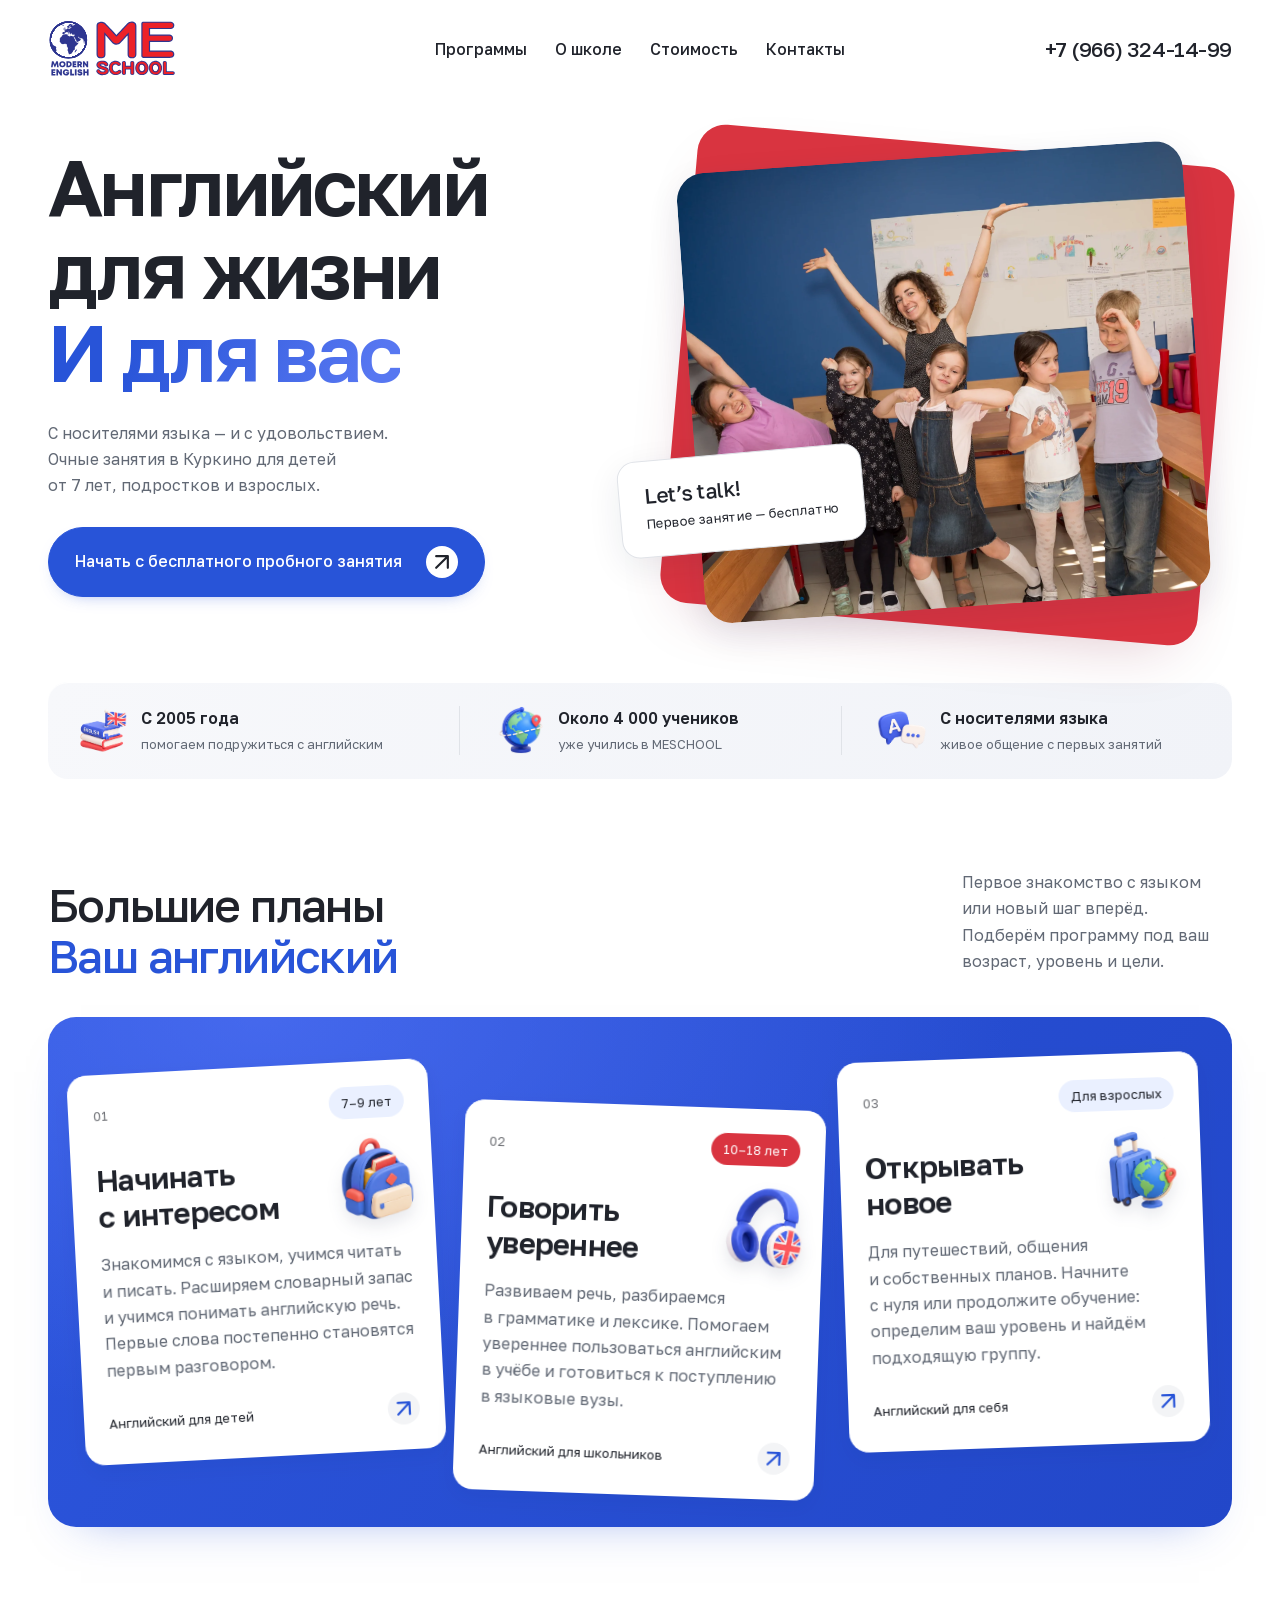
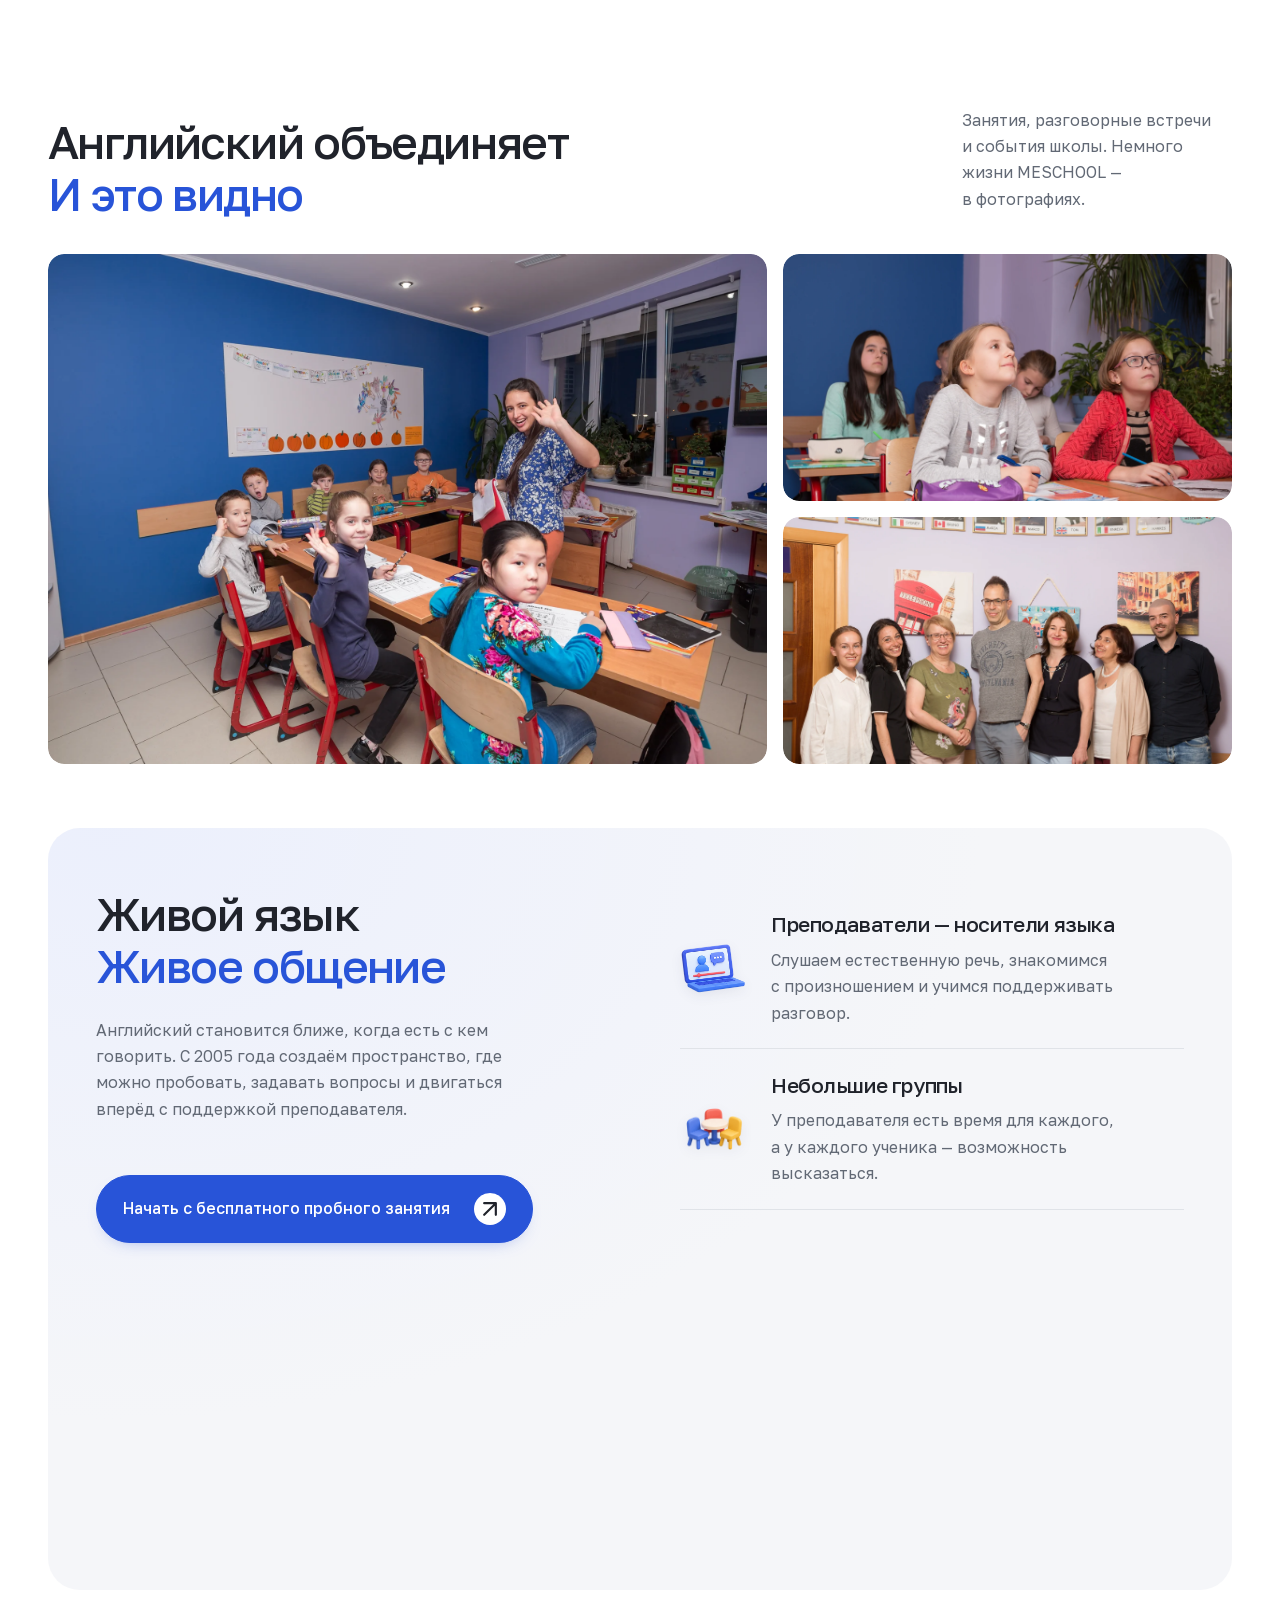
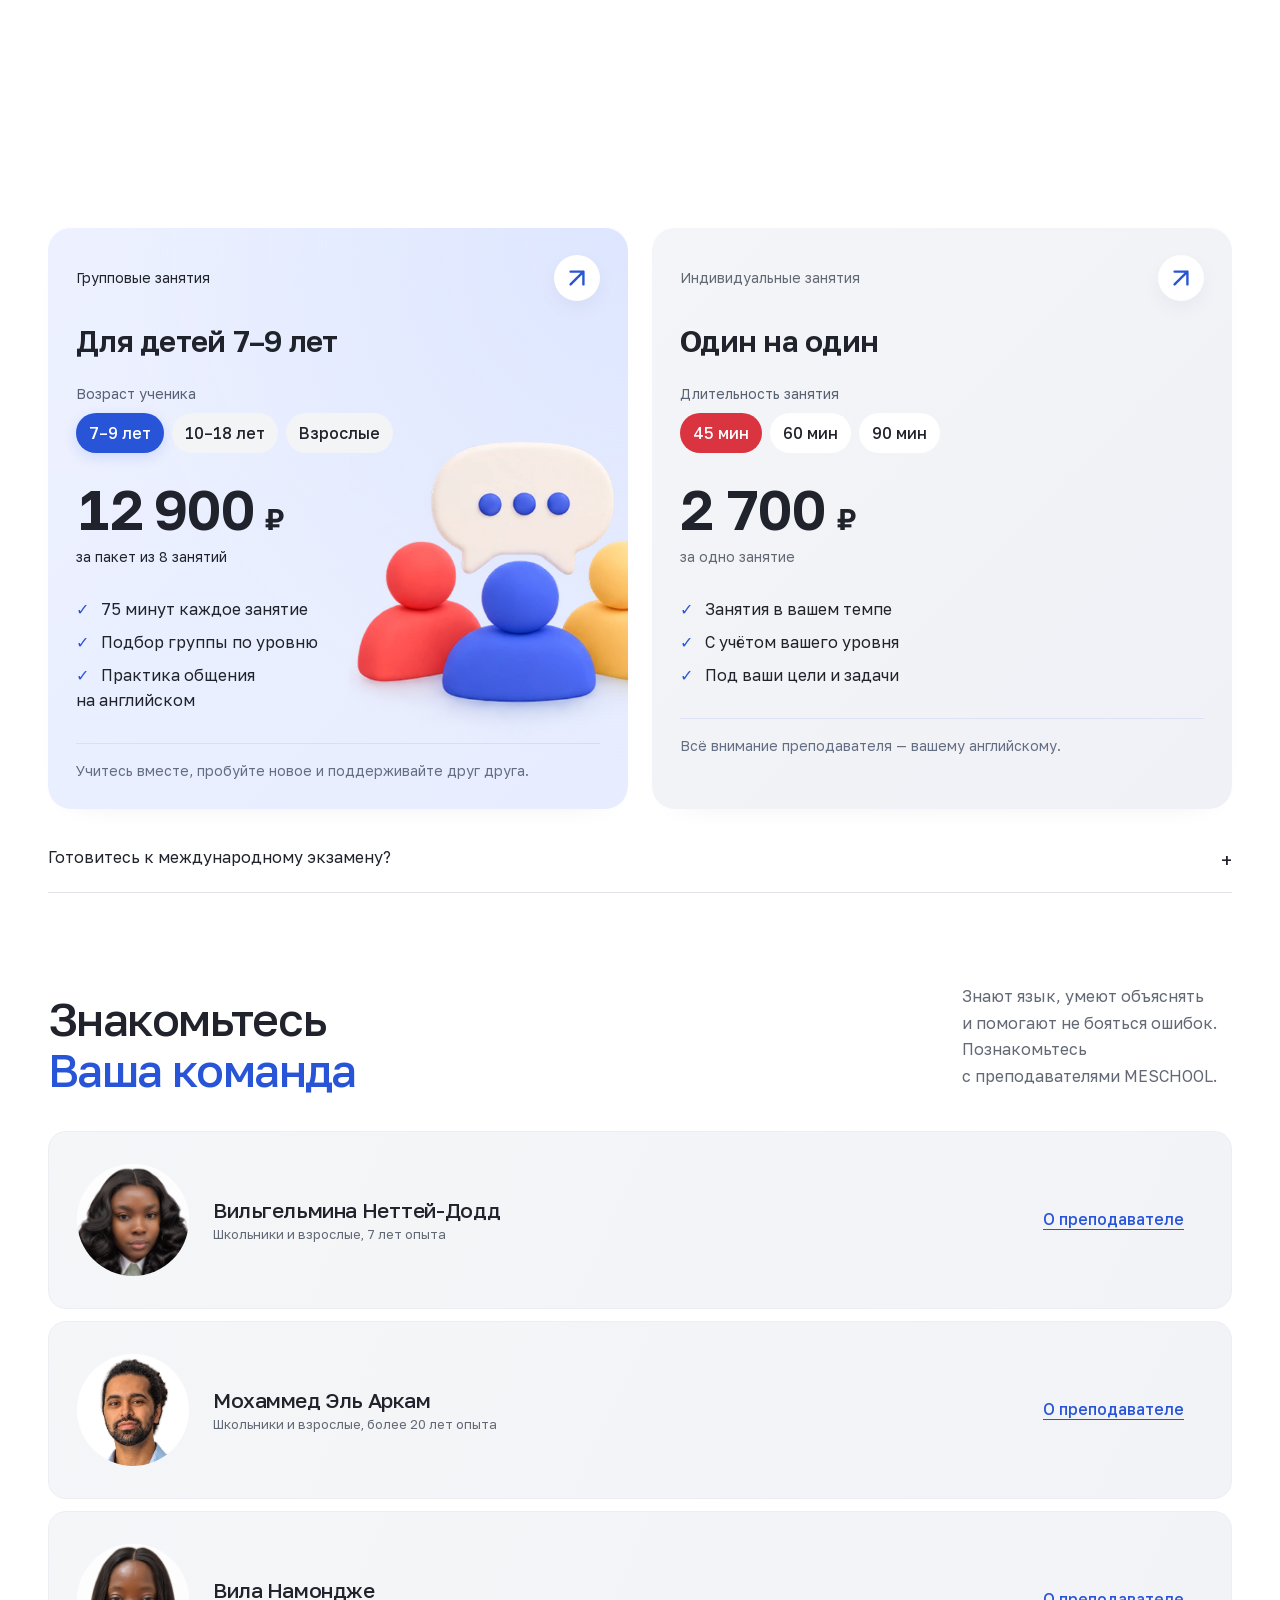
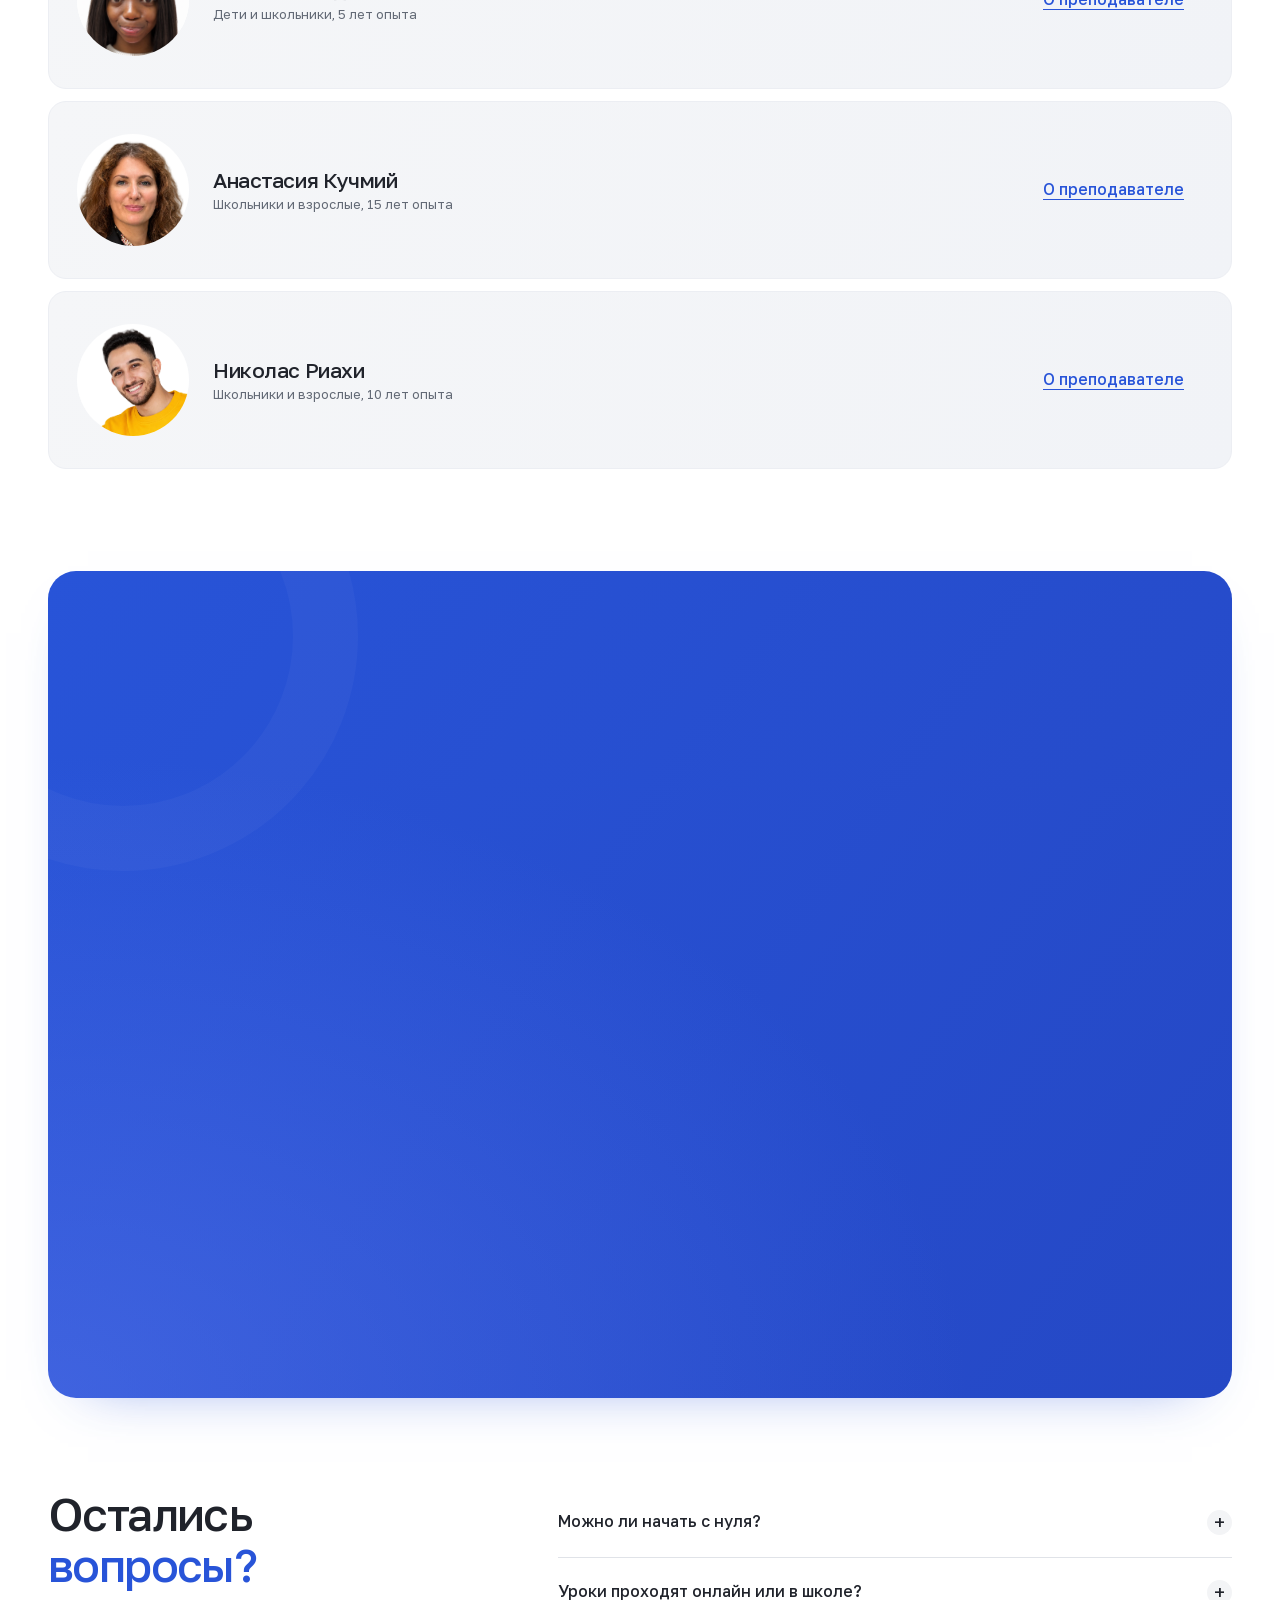
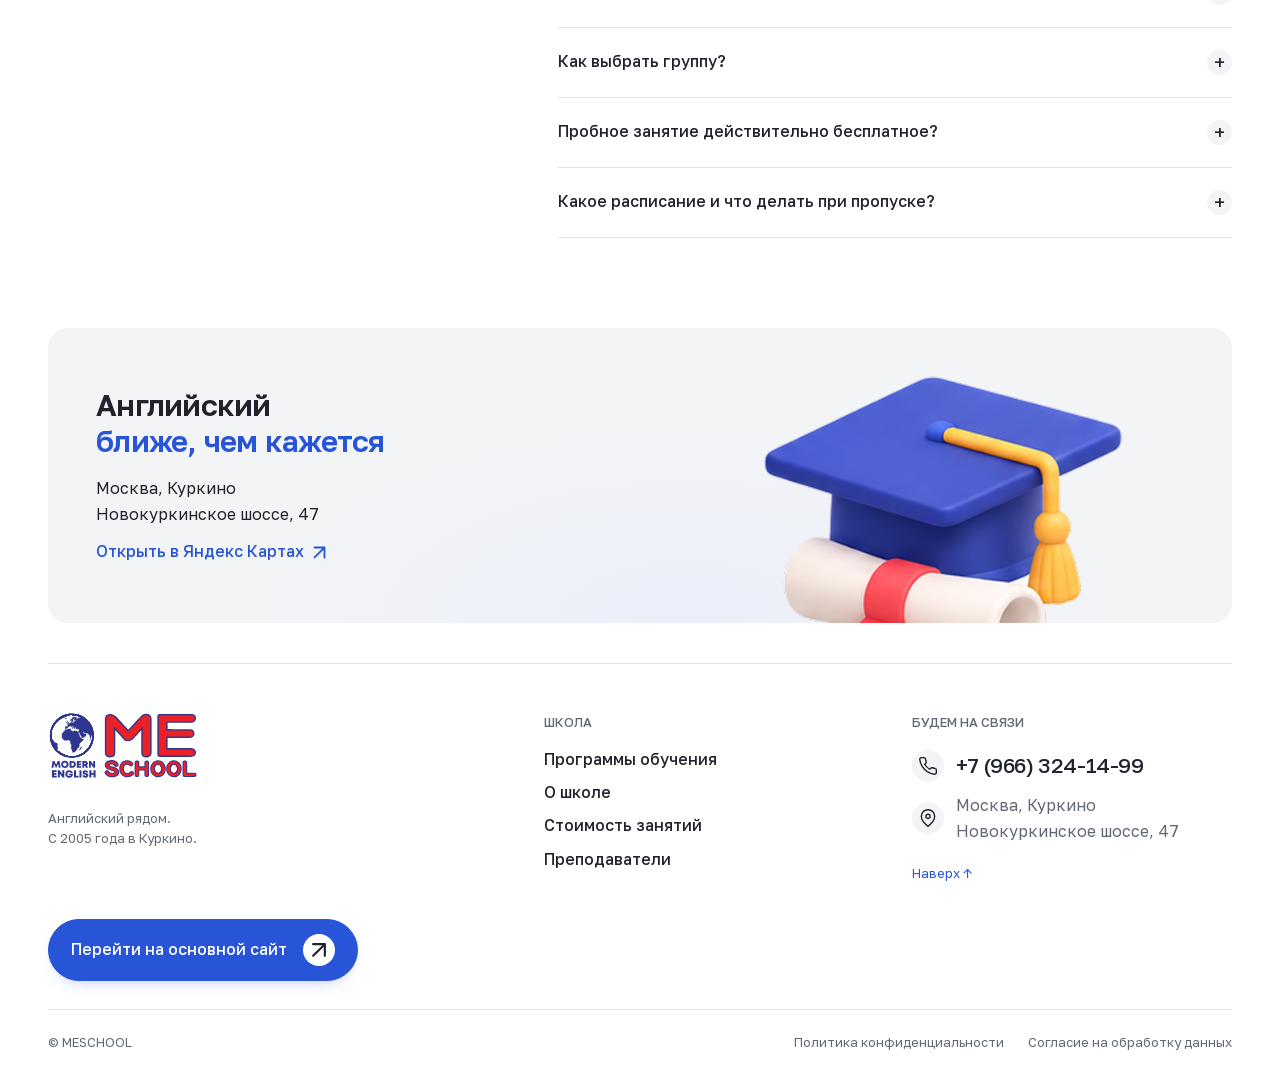
<file: index.html>
<!doctype html>
<html lang="ru">
<head>
  <meta charset="UTF-8"><meta name="viewport" content="width=device-width,initial-scale=1">
  <meta name="theme-color" content="#2854d8">
  <meta name="description" content="Английский с носителями языка для детей от 7 лет и взрослых в Куркино. MESCHOOL — с 2005 года. Группы и индивидуальные занятия, бесплатный пробный урок.">
  <link rel="icon" href="favicon.svg?v=4" type="image/svg+xml">
  <link rel="icon" href="favicon.ico?v=4" sizes="any">
  <link rel="apple-touch-icon" href="apple-touch-icon.png?v=4">
  <link rel="canonical" href="https://me-school.ru/">
  <meta property="og:type" content="website">
  <meta property="og:locale" content="ru_RU">
  <meta property="og:site_name" content="MESCHOOL">
  <meta property="og:title" content="MESCHOOL — английский с носителями языка в Куркино">
  <meta property="og:description" content="Английский для детей от 7 лет, подростков и взрослых. Очные занятия в Куркино. Первое занятие — бесплатно.">
  <meta property="og:url" content="https://me-school.ru/">
  <meta property="og:image" content="https://me-school.ru/assets/share-home-1200.jpg">
  <meta property="og:image:secure_url" content="https://me-school.ru/assets/share-home-1200.jpg">
  <meta property="og:image:type" content="image/jpeg">
  <meta property="og:image:width" content="1200">
  <meta property="og:image:height" content="630">
  <meta property="og:image:alt" content="MESCHOOL — английский с носителями языка в Куркино">
  <meta name="twitter:card" content="summary_large_image">
  <meta name="twitter:title" content="MESCHOOL — английский с носителями языка в Куркино">
  <meta name="twitter:description" content="Английский для детей от 7 лет, подростков и взрослых. Очные занятия в Куркино. Первое занятие — бесплатно.">
  <meta name="twitter:image" content="https://me-school.ru/assets/share-home-1200.jpg">
  <title>MESCHOOL — английский с носителями языка в Куркино</title>
  <link rel="stylesheet" href="fonts.css?v=1">
  <link rel="stylesheet" href="style.css?v=2"><link rel="stylesheet" href="refresh.css?v=2"><link rel="stylesheet" href="palette.css"><link rel="stylesheet" href="brand.css?v=2"><link rel="stylesheet" href="interactions.css?v=11"><link rel="stylesheet" href="conversion.css?v=10"><link rel="stylesheet" href="finish.css?v=36"><link rel="stylesheet" href="typography.css?v=22">
</head>
<body>
<a class="skip" href="#main">К содержимому</a>
<header class="header wrap">
  <a href="#" class="logo" aria-label="MESCHOOL — на главную"><img src="assets/modern-english-logo.svg" width="197" height="93" alt="Modern English School"></a>
  <nav aria-label="Основная навигация"><a href="#programs">Программы</a><a href="#approach">О школе</a><a href="#prices">Стоимость</a><a href="#contacts">Контакты</a></nav>
  <a class="header-phone" href="tel:+79663241499">+7 (966) 324-14-99</a><button class="menu" aria-label="Открыть меню" aria-expanded="false">Меню</button>
</header>
<main id="main">
  <section class="hero wrap">
    <div class="hero-copy">
      <h1>Английский<br>для жизни<br><em>И для вас</em></h1>
      <p class="lead">С носителями языка — и с удовольствием.<br class="desktop"> Очные занятия в Куркино для детей<br class="desktop"> от 7 лет, подростков и взрослых.</p>
      <a class="button" href="#trial">Начать с бесплатного пробного занятия <span><svg class="arrow-ne" viewBox="0 0 24 24" fill="none" aria-hidden="true" focusable="false"><path d="M5 19 19 5M5 5h14v14" stroke="currentColor" stroke-width="2.6" stroke-linecap="round" stroke-linejoin="round"/></svg></span></a>
    </div>
    <figure class="hero-photo"><img src="assets/221A9187.webp" alt="Преподаватель и ученики MESCHOOL на занятии английским" fetchpriority="high" width="1920" height="1280"><div class="photo-note"><span>Let’s talk!</span><small>Первое занятие — бесплатно</small></div></figure>
  </section>
  <div class="facts wrap">
    <div><img src="assets/icons/books.webp" alt=""><div><strong>С 2005 года</strong><span>помогаем подружиться с английским</span></div></div>
    <div><img src="assets/icons/globe.webp" alt=""><div><strong>Около 4 000 учеников</strong><span>уже учились в MESCHOOL</span></div></div>
    <div><img src="assets/icons/conversation.webp" alt=""><div><strong>С носителями языка</strong><span>живое общение с первых занятий</span></div></div>
  </div>
  <section id="programs" class="section wrap">
    <div class="section-top"><div><h2 class="section-heading">Большие планы<br><em>Ваш английский</em></h2></div><p>Первое знакомство с языком или новый шаг вперёд. Подберём программу под ваш возраст, уровень и цели.</p></div>
    <div class="programs">
      <article class="program peach"><div class="program-top"><span>01</span><span class="pill">7–9 лет</span></div><img class="program-art" src="assets/icon-kids.webp" alt="" loading="lazy"><h3>Начинать<br>с интересом</h3><p>Знакомимся с языком, учимся читать и писать. Расширяем словарный запас и учимся понимать английскую речь. Первые слова постепенно становятся первым разговором.</p><div class="program-bottom"><span>Английский для детей</span><a href="#prices" data-program="children" aria-label="Стоимость занятий для детей"><svg class="arrow-ne" viewBox="0 0 24 24" fill="none" aria-hidden="true" focusable="false"><path d="M5 19 19 5M5 5h14v14" stroke="currentColor" stroke-width="2.6" stroke-linecap="round" stroke-linejoin="round"/></svg></a></div></article>
      <article class="program sage"><div class="program-top"><span>02</span><span class="pill">10–18 лет</span></div><img class="program-art" src="assets/icons/listening.webp" alt="" loading="lazy"><h3>Говорить<br>увереннее</h3><p>Развиваем речь, разбираемся в грамматике и лексике. Помогаем увереннее пользоваться английским в учёбе и готовиться к поступлению в языковые вузы.</p><div class="program-bottom"><span>Английский для школьников</span><a href="#prices" data-program="teens" aria-label="Стоимость занятий для школьников"><svg class="arrow-ne" viewBox="0 0 24 24" fill="none" aria-hidden="true" focusable="false"><path d="M5 19 19 5M5 5h14v14" stroke="currentColor" stroke-width="2.6" stroke-linecap="round" stroke-linejoin="round"/></svg></a></div></article>
      <article class="program lilac"><div class="program-top"><span>03</span><span class="pill">Для взрослых</span></div><img class="program-art" src="assets/icon-adults.webp" alt="" loading="lazy"><h3>Открывать<br>новое</h3><p>Для путешествий, общения и собственных планов. Начните с нуля или продолжите обучение: определим ваш уровень и найдём подходящую группу.</p><div class="program-bottom"><span>Английский для себя</span><a href="#prices" data-program="adults" aria-label="Стоимость занятий для взрослых"><svg class="arrow-ne" viewBox="0 0 24 24" fill="none" aria-hidden="true" focusable="false"><path d="M5 19 19 5M5 5h14v14" stroke="currentColor" stroke-width="2.6" stroke-linecap="round" stroke-linejoin="round"/></svg></a></div></article>
    </div>
  </section>
  <section class="school-life section wrap" id="school-life">
    <div class="section-top"><div><h2 class="section-heading">Английский объединяет<br><em>И это видно</em></h2></div><p>Занятия, разговорные встречи и события школы. Немного жизни MESCHOOL — в фотографиях.</p></div>
    <div class="life-grid">
      <figure class="life-card life-card-wide"><img src="assets/221A3856.webp" alt="Преподаватель и ученики MESCHOOL в учебном классе" loading="lazy" width="1920" height="1280"></figure>
      <figure class="life-card"><img src="assets/221A3980.webp" alt="Ученицы слушают преподавателя на уроке английского" loading="lazy" width="1920" height="1280"></figure>
      <figure class="life-card"><img src="assets/221A9072.webp" alt="Команда преподавателей MESCHOOL" loading="lazy" width="1920" height="1280"></figure>
    </div>
  </section>
  <section id="approach" class="approach">
    <div class="wrap approach-grid">
      <div><h2 class="section-heading">Живой язык<br><em>Живое общение</em></h2><p class="approach-intro">Английский становится ближе, когда есть с кем говорить. С 2005 года создаём пространство, где можно пробовать, задавать вопросы и двигаться вперёд с поддержкой преподавателя.</p><a class="button section-cta approach-cta" href="#trial">Начать с бесплатного пробного занятия <span><svg class="arrow-ne" viewBox="0 0 24 24" fill="none" aria-hidden="true" focusable="false"><path d="M5 19 19 5M5 5h14v14" stroke="currentColor" stroke-width="2.6" stroke-linecap="round" stroke-linejoin="round"/></svg></span></a></div>
      <div class="reasons">
        <article><img class="reason-art" src="assets/icons/online.webp" alt="" loading="lazy"><div><h3>Преподаватели — носители языка</h3><p>Слушаем естественную речь, знакомимся с произношением и учимся поддерживать разговор.</p></div></article>
        <article><img class="reason-art" src="assets/icon-small-groups.webp" alt="" loading="lazy"><div><h3>Небольшие группы</h3><p>У преподавателя есть время для каждого, а у каждого ученика — возможность высказаться.</p></div></article>
        <article><img class="reason-art" src="assets/icons/workbook.webp" alt="" loading="lazy"><div><h3>Практика вместо молчания</h3><p>Разбираем правила и сразу используем их в общении. Язык нужен не только в тетради.</p></div></article>
        <article><img class="reason-art" src="assets/icon-level.webp" alt="" loading="lazy"><div><h3>Своё место, свой уровень</h3><p>Учитываем знания и цели ученика, чтобы обучение было понятным и последовательным.</p></div></article>
      </div>
    </div>
  </section>
  <section id="prices" class="section wrap">
    <div class="section-top"><div><h2 class="section-heading">Ваши цели<br><em>Ваш формат</em></h2></div><p>Сравните два формата. В каждой карточке выберите нужный вариант — цена обновится автоматически.</p></div>
    <div class="price-grid" id="price-panel">
      <article class="price-card featured" id="group-offer" role="tabpanel" aria-labelledby="tab-children"><div class="price-illustration" aria-hidden="true"><img class="price-goal" src="assets/icon-group-price.webp" alt="" aria-hidden="true" loading="lazy"></div><div class="price-heading"><span>Групповые занятия</span><a class="price-card-arrow" href="#trial" aria-label="Записаться на групповые занятия"><svg class="arrow-ne" viewBox="0 0 24 24" fill="none" aria-hidden="true" focusable="false"><path d="M5 19 19 5M5 5h14v14" stroke="currentColor" stroke-width="2.6" stroke-linecap="round" stroke-linejoin="round"/></svg></a></div><h3 id="group-title">Для детей 7–9 лет</h3><p class="choice-label">Возраст ученика</p><div class="tabs" role="tablist" aria-label="Возраст ученика"><button role="tab" aria-selected="true" id="tab-children" aria-controls="group-offer" data-tab="children">7–9 лет</button><button role="tab" aria-selected="false" tabindex="-1" id="tab-teens" aria-controls="group-offer" data-tab="teens">10–18 лет</button><button role="tab" aria-selected="false" tabindex="-1" id="tab-adults" aria-controls="group-offer" data-tab="adults">Взрослые</button></div><p class="price"><span id="group-price">12 900</span> <small>₽</small></p><p class="price-unit">за пакет из 8 занятий</p><ul><li id="group-duration">75 минут каждое занятие</li><li>Подбор группы по уровню</li><li>Практика общения на английском</li></ul><p class="price-footnote">Учитесь вместе, пробуйте новое и поддерживайте друг друга.</p></article>
      <article class="price-card"><div class="price-heading"><span>Индивидуальные занятия</span><a class="price-card-arrow" href="#trial" data-interest="individual" aria-label="Записаться на индивидуальные занятия"><svg class="arrow-ne" viewBox="0 0 24 24" fill="none" aria-hidden="true" focusable="false"><path d="M5 19 19 5M5 5h14v14" stroke="currentColor" stroke-width="2.6" stroke-linecap="round" stroke-linejoin="round"/></svg></a></div><h3>Один на один</h3><p class="choice-label" id="duration-label">Длительность занятия</p><div class="duration" role="group" aria-labelledby="duration-label"><button aria-pressed="true" data-min="45">45 мин</button><button aria-pressed="false" data-min="60">60 мин</button><button aria-pressed="false" data-min="90">90 мин</button></div><p class="price"><span id="individual-price">2 700</span> <small>₽</small></p><p class="price-unit">за одно занятие</p><ul><li>Занятия в вашем темпе</li><li>С учётом вашего уровня</li><li>Под ваши цели и задачи</li></ul><p class="price-footnote">Всё внимание преподавателя — вашему английскому.</p></article>
    </div>
    <details class="exam"><summary>Готовитесь к международному экзамену? <span>+</span></summary><p>Групповая подготовка — 16 000 ₽ за пакет из 8 занятий. Администратор подскажет, к каким экзаменам можно подготовиться, и расскажет о расписании и длительности уроков.</p></details>
  </section>
  <section id="teachers" class="teachers section wrap">
    <div class="section-top"><div><h2 class="section-heading">Знакомьтесь<br><em>Ваша команда</em></h2></div><p>Знают язык, умеют объяснять и помогают не бояться ошибок. Познакомьтесь с преподавателями MESCHOOL.</p></div>
    <div class="teacher-list">
      <article><div class="teacher-initial teacher-photo teacher-photo-portrait"><img src="assets/teacher-wilhelmina.jpg" alt="Вильгельмина Неттей-Додд" width="960" height="1280" loading="lazy"></div><div><h3>Вильгельмина Неттей-Додд</h3><p>Школьники и взрослые, 7 лет опыта</p></div><details><summary>О преподавателе</summary><p>Английский для школьников и взрослых. Сертификат TEFL — преподаватель английского языка как иностранного. Степень магистра в области анализа государственной политики. Диплом специалиста по развитию и обучению детей раннего возраста. Опыт преподавания английского языка — 7 лет.</p></details></article>
      <article><div class="teacher-initial teacher-photo"><img src="assets/teacher-mohammed.webp" alt="Мохаммед Эль Аркам" width="1122" height="1402" loading="lazy"></div><div><h3>Мохаммед Эль Аркам</h3><p>Школьники и взрослые, более 20 лет опыта</p></div><details><summary>О преподавателе</summary><p>Mohammed El Arqam. Сертификат TESOL/TEFL — преподавание английского языка как иностранного. Обучался на факультете медицины и фармацевтики в Рабате. Преподаёт английский более 20 лет.</p></details></article>
      <article><div class="teacher-initial teacher-photo teacher-photo-portrait"><img src="assets/teacher-wila.jpg" alt="Вила Намондже" width="960" height="1280" loading="lazy"></div><div><h3>Вила Намондже</h3><p>Дети и школьники, 5 лет опыта</p></div><details><summary>О преподавателе</summary><p>Английский для детей и школьников. Сертификат Meschool в преподавании английского языка как иностранного. Диплом РУДН в области общей медицины. Опыт преподавания английского языка — 5 лет.</p></details></article>
      <article><div class="teacher-initial teacher-photo"><img src="assets/teacher-anastasia.webp" alt="Анастасия Кучмий" width="1122" height="1402" loading="lazy"></div><div><h3>Анастасия Кучмий</h3><p>Школьники и взрослые, 15 лет опыта</p></div><details><summary>О преподавателе</summary><p>Anastasia Kuchmiy. Сертификат TESOL. Бакалавр филологии King’s College, Лондон. Языковые практикумы во Франции и Германии. Преподаёт английский и французский 15 лет.</p></details></article>
      <article><div class="teacher-initial teacher-photo teacher-photo-riahi"><img src="assets/teacher-nicolas.webp" alt="Николас Риахи" width="1122" height="1402" loading="lazy"></div><div><h3>Николас Риахи</h3><p>Школьники и взрослые, 10 лет опыта</p></div><details><summary>О преподавателе</summary><p>Nicolas Riahi. Сертификат TESOL/TEFL. Диплом в области преподавания, управления и профессионального развития. Бакалавр графического дизайна, высшее образование в области экономики и управления бизнесом. Преподаёт английский и французский 10 лет.</p></details></article>
    </div>
  </section>
  <section id="trial" class="trial wrap">
    <div class="trial-copy"><h2 class="section-heading">Большой путь<br>начинается<br>с <em>hello</em></h2><p>Подберём занятия для вас или вашего ребёнка. Расскажите, что вам интересно, — с остальным поможем разобраться.</p><ol class="start-steps"><li><strong>Оставьте заявку</strong><span>Укажите имя, телефон и направление.</span></li><li><strong>Обсудите детали</strong><span>Администратор расскажет о группах и расписании.</span></li><li><strong>Узнайте свой уровень</strong><span>При необходимости пройдите бесплатное тестирование.</span></li><li><strong>Приходите на пробное</strong><span>Познакомьтесь с преподавателем. Первое занятие — бесплатно.</span></li></ol></div>
    <form class="booking" id="lead-form"><span class="pill">Пробное занятие · 0 ₽</span><h3>Давайте познакомимся</h3><p>Оставьте контакты — администратор свяжется с вами и поможет выбрать занятия.</p><p class="booking-note">Если ищете занятия для ребёнка, укажите имя и телефон взрослого.</p><label>Имя<input name="firstName" autocomplete="given-name" placeholder="Как к вам обращаться?" required maxlength="80"></label><label>Номер телефона<input name="phone" type="tel" autocomplete="tel" inputmode="tel" placeholder="+7 (___) ___-__-__" required maxlength="24"></label><label for="audience">Для кого ищете занятия?</label><select id="audience" name="interest" required><option>Для ребёнка 7–9 лет</option><option>Для школьника 10–18 лет</option><option>Для себя</option><option>Интересуют индивидуальные занятия</option><option>Готовлюсь к международному экзамену</option></select><label class="consent"><input type="checkbox" name="privacy" required><span>Я ознакомлен(а) с <a class="legal-link" href="privacy.html" target="_blank" rel="noopener">политикой конфиденциальности</a></span></label><label class="consent"><input type="checkbox" name="processing" required><span>Я даю <a class="legal-link" href="consent.html" target="_blank" rel="noopener">согласие на обработку персональных данных</a></span></label><button class="button" type="submit">Получить консультацию <span><svg class="arrow-ne" viewBox="0 0 24 24" fill="none" aria-hidden="true" focusable="false"><path d="M5 19 19 5M5 5h14v14" stroke="currentColor" stroke-width="2.6" stroke-linecap="round" stroke-linejoin="round"/></svg></span></button><p id="form-status" role="status" aria-live="polite"></p></form>
  </section>
  <section class="faq section wrap"><div><h2 class="section-heading">Остались<br><em>вопросы?</em></h2></div><div>
    <details><summary>Можно ли начать с нуля?<span>+</span></summary><p>Да. В MESCHOOL можно познакомиться с английским с нуля или продолжить обучение. Подберём программу и группу с учётом вашего уровня.</p></details>
    <details><summary>Уроки проходят онлайн или в школе?<span>+</span></summary><p>На этой странице — очные занятия в Куркино. Ждём вас по адресу: Москва, Новокуркинское шоссе, 47.</p></details>
    <details><summary>Как выбрать группу?<span>+</span></summary><p>Обсудим возраст, опыт и цели ученика. При необходимости предложим бесплатное вступительное тестирование, чтобы подобрать подходящий уровень.</p></details>
    <details><summary>Пробное занятие действительно бесплатное?<span>+</span></summary><p>Да, первое пробное занятие — бесплатно. Администратор поможет выбрать время и расскажет, как подготовиться к встрече.</p></details>
    <details><summary>Какое расписание и что делать при пропуске?<span>+</span></summary><p>Расписание зависит от выбранной группы. Администратор расскажет о доступном времени и условиях пропуска занятий до начала обучения.</p></details>
  </div></section>
  <section id="contacts" class="contacts wrap"><div><h2>Английский<br><em>ближе, чем кажется</em></h2><address>Москва, Куркино<br>Новокуркинское шоссе, 47</address><a class="text-link" target="_blank" rel="noopener" href="https://yandex.ru/maps/?text=Москва%20Новокуркинское%20шоссе%2047">Открыть в Яндекс Картах <svg class="arrow-ne" viewBox="0 0 24 24" fill="none" aria-hidden="true" focusable="false"><path d="M5 19 19 5M5 5h14v14" stroke="currentColor" stroke-width="2.6" stroke-linecap="round" stroke-linejoin="round"/></svg></a></div><img class="contact-graduation" src="assets/icons/graduation.webp" alt="" aria-hidden="true" loading="lazy"></section>
</main>
<footer class="site-footer wrap">
  <div class="footer-main">
    <div class="footer-brand"><a class="logo" href="#" aria-label="MESCHOOL — на главную"><img src="assets/modern-english-logo.svg" width="197" height="93" alt="Modern English School" loading="lazy"></a><p>Английский рядом.<br>С 2005 года в Куркино.</p></div>
    <nav class="footer-nav" aria-label="Навигация в подвале"><span class="footer-label">Школа</span><a href="#programs">Программы обучения</a><a href="#approach">О школе</a><a href="#prices">Стоимость занятий</a><a href="#teachers">Преподаватели</a></nav>
    <div class="footer-contact"><span class="footer-label">Будем на связи</span><a class="footer-phone" href="tel:+79663241499"><span class="contact-icon" aria-hidden="true"><svg viewBox="0 0 24 24" fill="none" stroke="currentColor" stroke-width="1.7" stroke-linecap="round" stroke-linejoin="round" focusable="false"><path d="M22 16.9v3a2 2 0 0 1-2.2 2 19.8 19.8 0 0 1-8.6-3.1 19.5 19.5 0 0 1-6-6A19.8 19.8 0 0 1 2.1 4.2 2 2 0 0 1 4.1 2h3a2 2 0 0 1 2 1.7c.1 1 .4 1.9.7 2.8a2 2 0 0 1-.5 2.1L8 9.9a16 16 0 0 0 6 6l1.3-1.3a2 2 0 0 1 2.1-.5c.9.3 1.8.6 2.8.7a2 2 0 0 1 1.8 2.1Z"/></svg></span><span>+7 (966) 324-14-99</span></a><address><span class="contact-icon" aria-hidden="true"><svg viewBox="0 0 24 24" fill="none" stroke="currentColor" stroke-width="1.7" stroke-linecap="round" stroke-linejoin="round" focusable="false"><path d="M20 10c0 6-8 12-8 12S4 16 4 10a8 8 0 1 1 16 0Z"/><circle cx="12" cy="10" r="2.5"/></svg></span><span>Москва, Куркино<br>Новокуркинское шоссе, 47</span></address><a class="footer-top" href="#">Наверх ↑</a></div>
  </div>
  <div class="footer-site"><a class="button" href="https://www.google.com/goto?url=CAESUQHEIkXXkT0vZEbRE52pHAy4R0ar4e-qUCT1Lm2FzYMPfR0ig1uCDDswpr6iDXnhOT7QoH8DGqYeZShQPYZ9X3btqTBTcyGYqmK5lJMM2sL3EA" target="_blank" rel="noopener noreferrer">Перейти на основной сайт <span><svg class="arrow-ne" viewBox="0 0 24 24" fill="none" aria-hidden="true" focusable="false"><path d="M5 19 19 5M5 5h14v14" stroke="currentColor" stroke-width="2.6" stroke-linecap="round" stroke-linejoin="round"/></svg></span></a></div>
  <div class="footer-bottom"><span>© MESCHOOL</span><nav class="legal-footer" aria-label="Правовая информация"><a href="privacy.html">Политика конфиденциальности</a><a href="consent.html">Согласие на обработку данных</a></nav></div>
</footer>
<script src="app.js?v=14"></script><script src="booking.js?v=3"></script><script src="finish.js?v=3"></script>
</body></html>
</file>
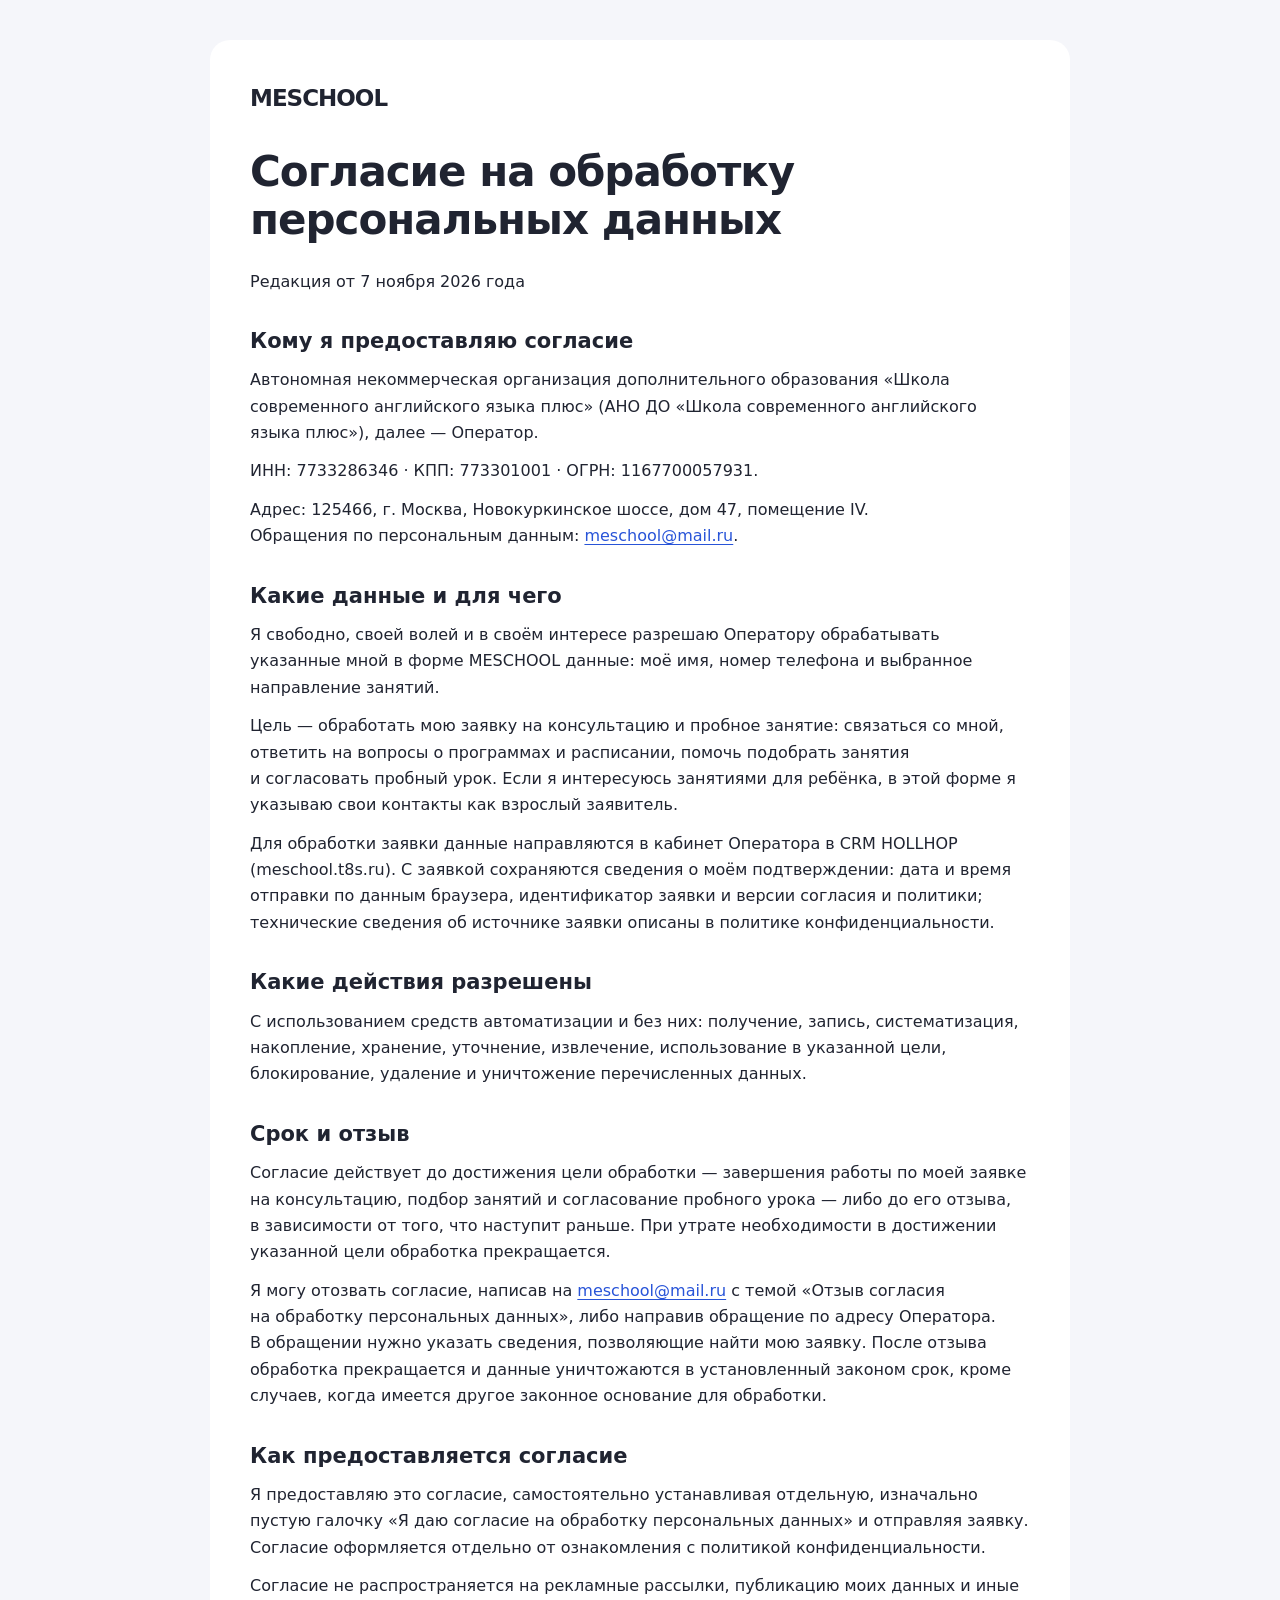
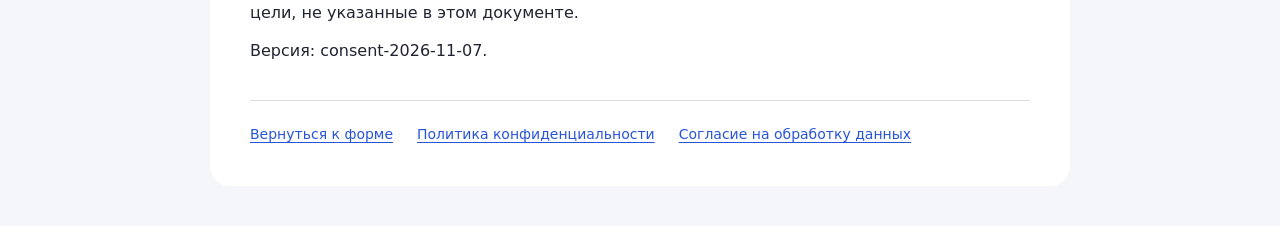
<file: consent.html>
<!doctype html>
<html lang="ru"><head><meta charset="UTF-8"><meta name="viewport" content="width=device-width,initial-scale=1"><title>Согласие на обработку персональных данных — MESCHOOL</title><link rel="stylesheet" href="legal.css"></head><body><main><a class="brand" href="index.html">MESCHOOL</a><h1>Согласие на обработку персональных данных</h1><p class="document-date">Редакция от 7 ноября 2026 года</p><h2>Кому я предоставляю согласие</h2><p>Автономная некоммерческая организация дополнительного образования «Школа современного английского языка плюс» (АНО ДО «Школа современного английского языка плюс»), далее — Оператор.</p><p>ИНН: 7733286346 · КПП: 773301001 · ОГРН: 1167700057931.</p><p>Адрес: 125466, г. Москва, Новокуркинское шоссе, дом 47, помещение IV.<br>Обращения по персональным данным: <a href="mailto:meschool@mail.ru">meschool@mail.ru</a>.</p>
<h2>Какие данные и для чего</h2><p>Я свободно, своей волей и в своём интересе разрешаю Оператору обрабатывать указанные мной в форме MESCHOOL данные: моё имя, номер телефона и выбранное направление занятий.</p><p>Цель — обработать мою заявку на консультацию и пробное занятие: связаться со мной, ответить на вопросы о программах и расписании, помочь подобрать занятия и согласовать пробный урок. Если я интересуюсь занятиями для ребёнка, в этой форме я указываю свои контакты как взрослый заявитель.</p>
<p>Для обработки заявки данные направляются в кабинет Оператора в CRM HOLLHOP (meschool.t8s.ru). С заявкой сохраняются сведения о моём подтверждении: дата и время отправки по данным браузера, идентификатор заявки и версии согласия и политики; технические сведения об источнике заявки описаны в политике конфиденциальности.</p><h2>Какие действия разрешены</h2><p>С использованием средств автоматизации и без них: получение, запись, систематизация, накопление, хранение, уточнение, извлечение, использование в указанной цели, блокирование, удаление и уничтожение перечисленных данных.</p>
<h2>Срок и отзыв</h2><p>Согласие действует до достижения цели обработки — завершения работы по моей заявке на консультацию, подбор занятий и согласование пробного урока — либо до его отзыва, в зависимости от того, что наступит раньше. При утрате необходимости в достижении указанной цели обработка прекращается.</p><p>Я могу отозвать согласие, написав на <a href="mailto:meschool@mail.ru">meschool@mail.ru</a> с темой «Отзыв согласия на обработку персональных данных», либо направив обращение по адресу Оператора. В обращении нужно указать сведения, позволяющие найти мою заявку. После отзыва обработка прекращается и данные уничтожаются в установленный законом срок, кроме случаев, когда имеется другое законное основание для обработки.</p>
<h2>Как предоставляется согласие</h2><p>Я предоставляю это согласие, самостоятельно устанавливая отдельную, изначально пустую галочку «Я даю согласие на обработку персональных данных» и отправляя заявку. Согласие оформляется отдельно от ознакомления с политикой конфиденциальности.</p><p>Согласие не распространяется на рекламные рассылки, публикацию моих данных и иные цели, не указанные в этом документе.</p><p>Версия: consent-2026-11-07.</p><nav class="links" aria-label="Документы школы"><a href="index.html#trial">Вернуться к форме</a><a href="privacy.html">Политика конфиденциальности</a><a href="consent.html">Согласие на обработку данных</a></nav></main></body></html>
</file>
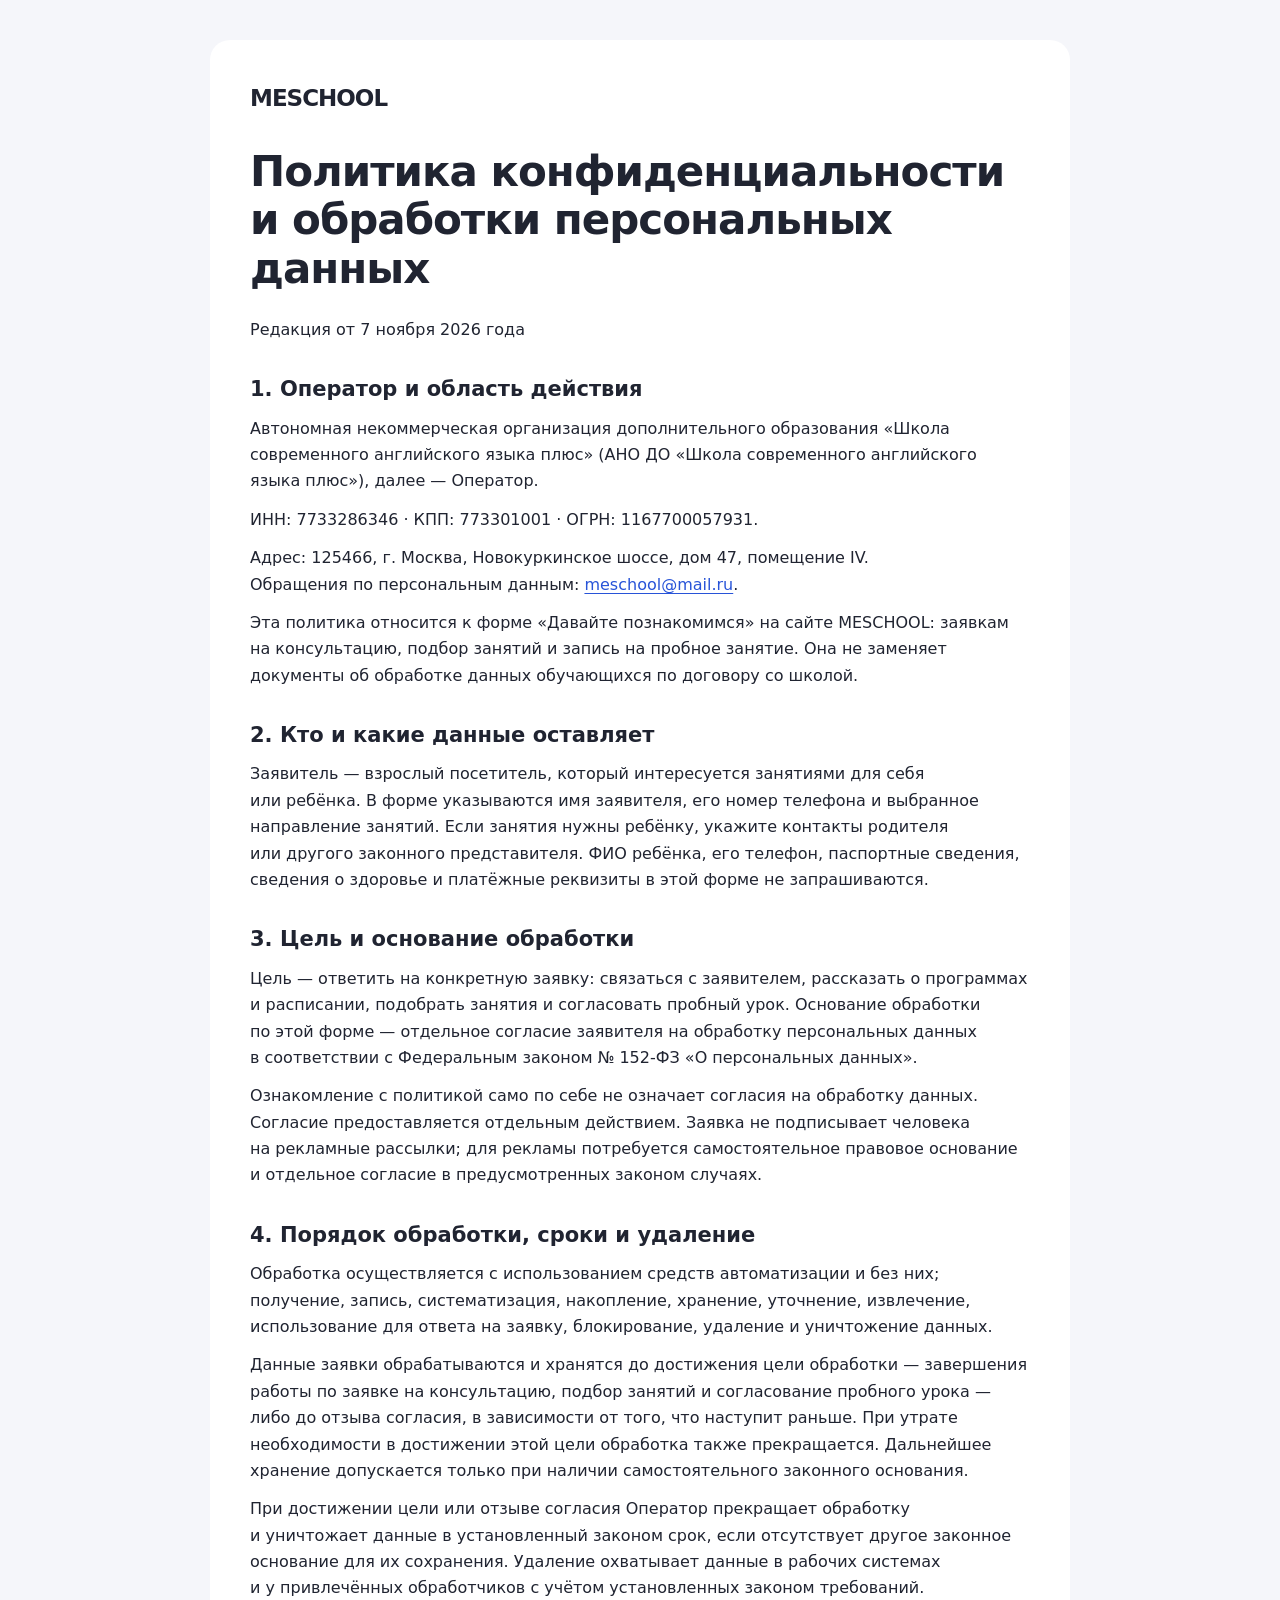
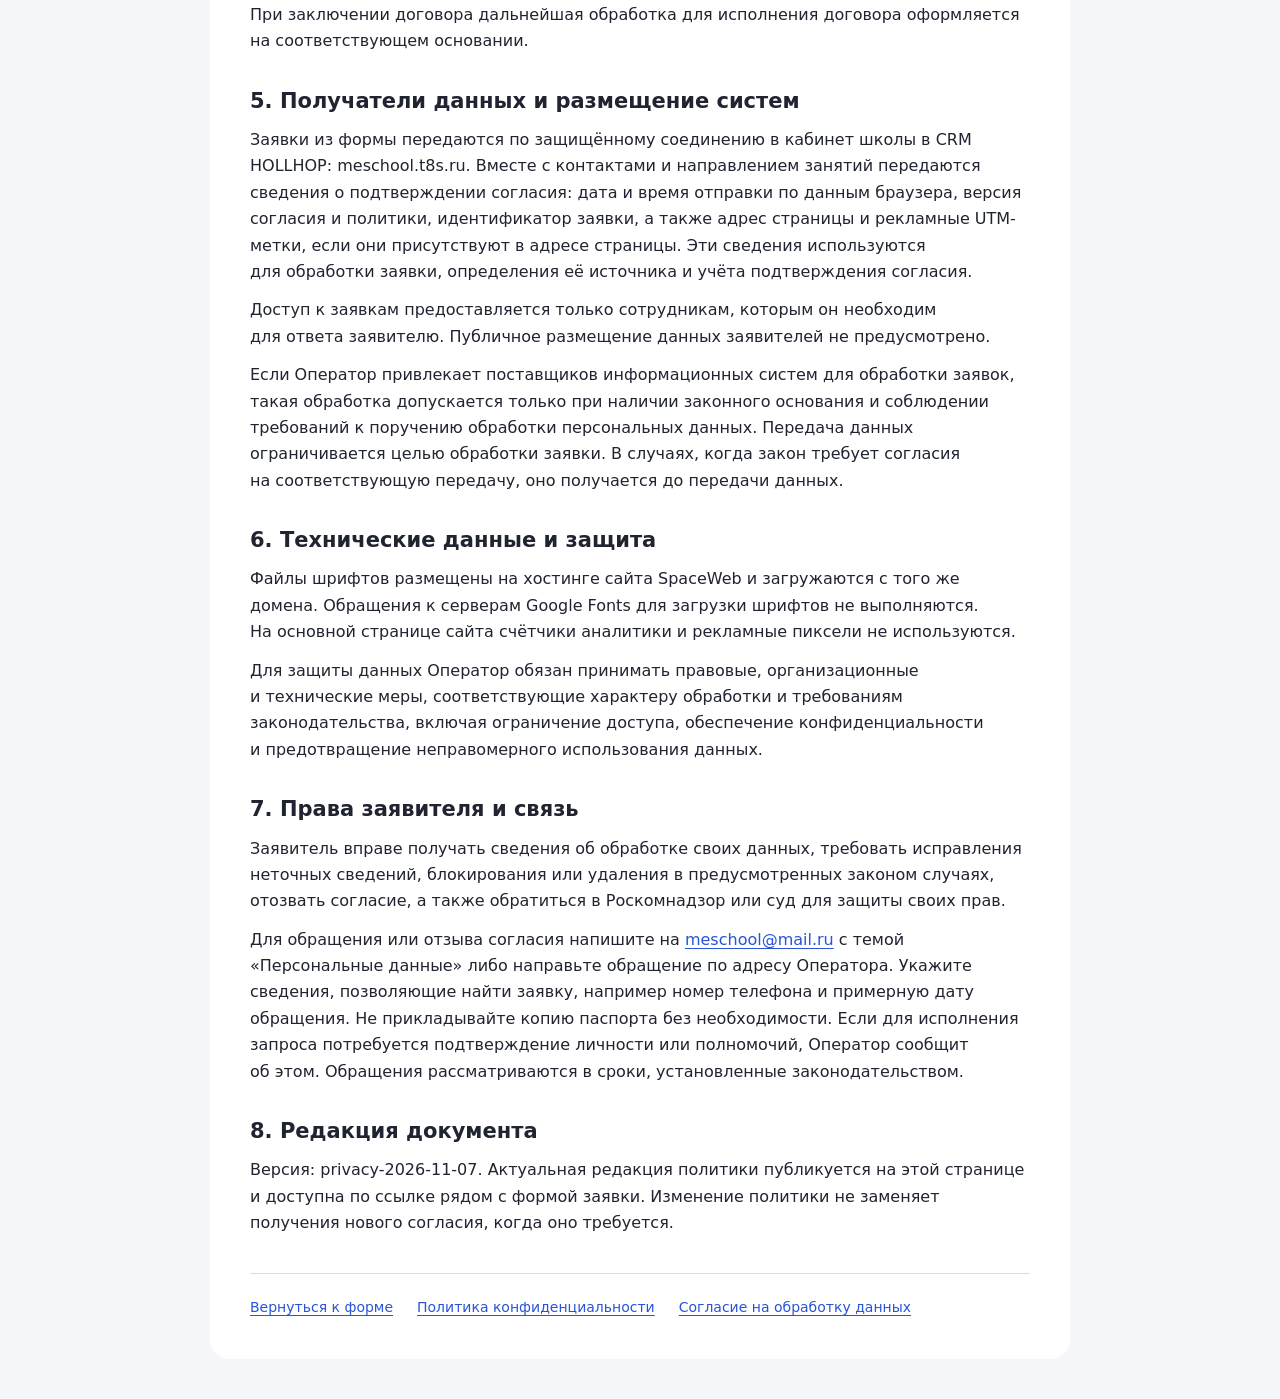
<file: privacy.html>
<!doctype html>
<html lang="ru"><head><meta charset="UTF-8"><meta name="viewport" content="width=device-width,initial-scale=1"><title>Политика конфиденциальности и обработки персональных данных — MESCHOOL</title><link rel="stylesheet" href="legal.css"></head><body><main><a class="brand" href="index.html">MESCHOOL</a><h1>Политика конфиденциальности и обработки персональных данных</h1><p class="document-date">Редакция от 7 ноября 2026 года</p><h2>1. Оператор и область действия</h2><p>Автономная некоммерческая организация дополнительного образования «Школа современного английского языка плюс» (АНО ДО «Школа современного английского языка плюс»), далее — Оператор.</p><p>ИНН: 7733286346 · КПП: 773301001 · ОГРН: 1167700057931.</p><p>Адрес: 125466, г. Москва, Новокуркинское шоссе, дом 47, помещение IV.<br>Обращения по персональным данным: <a href="mailto:meschool@mail.ru">meschool@mail.ru</a>.</p>
<p>Эта политика относится к форме «Давайте познакомимся» на сайте MESCHOOL: заявкам на консультацию, подбор занятий и запись на пробное занятие. Она не заменяет документы об обработке данных обучающихся по договору со школой.</p>
<h2>2. Кто и какие данные оставляет</h2><p>Заявитель — взрослый посетитель, который интересуется занятиями для себя или ребёнка. В форме указываются имя заявителя, его номер телефона и выбранное направление занятий. Если занятия нужны ребёнку, укажите контакты родителя или другого законного представителя. ФИО ребёнка, его телефон, паспортные сведения, сведения о здоровье и платёжные реквизиты в этой форме не запрашиваются.</p>
<h2>3. Цель и основание обработки</h2><p>Цель — ответить на конкретную заявку: связаться с заявителем, рассказать о программах и расписании, подобрать занятия и согласовать пробный урок. Основание обработки по этой форме — отдельное согласие заявителя на обработку персональных данных в соответствии с Федеральным законом № 152-ФЗ «О персональных данных».</p><p>Ознакомление с политикой само по себе не означает согласия на обработку данных. Согласие предоставляется отдельным действием. Заявка не подписывает человека на рекламные рассылки; для рекламы потребуется самостоятельное правовое основание и отдельное согласие в предусмотренных законом случаях.</p>
<h2>4. Порядок обработки, сроки и удаление</h2><p>Обработка осуществляется с использованием средств автоматизации и без них; получение, запись, систематизация, накопление, хранение, уточнение, извлечение, использование для ответа на заявку, блокирование, удаление и уничтожение данных.</p><p>Данные заявки обрабатываются и хранятся до достижения цели обработки — завершения работы по заявке на консультацию, подбор занятий и согласование пробного урока — либо до отзыва согласия, в зависимости от того, что наступит раньше. При утрате необходимости в достижении этой цели обработка также прекращается. Дальнейшее хранение допускается только при наличии самостоятельного законного основания.</p><p>При достижении цели или отзыве согласия Оператор прекращает обработку и уничтожает данные в установленный законом срок, если отсутствует другое законное основание для их сохранения. Удаление охватывает данные в рабочих системах и у привлечённых обработчиков с учётом установленных законом требований. При заключении договора дальнейшая обработка для исполнения договора оформляется на соответствующем основании.</p>
<h2>5. Получатели данных и размещение систем</h2><p>Заявки из формы передаются по защищённому соединению в кабинет школы в CRM HOLLHOP: meschool.t8s.ru. Вместе с контактами и направлением занятий передаются сведения о подтверждении согласия: дата и время отправки по данным браузера, версия согласия и политики, идентификатор заявки, а также адрес страницы и рекламные UTM-метки, если они присутствуют в адресе страницы. Эти сведения используются для обработки заявки, определения её источника и учёта подтверждения согласия.</p><p>Доступ к заявкам предоставляется только сотрудникам, которым он необходим для ответа заявителю. Публичное размещение данных заявителей не предусмотрено.</p><p>Если Оператор привлекает поставщиков информационных систем для обработки заявок, такая обработка допускается только при наличии законного основания и соблюдении требований к поручению обработки персональных данных. Передача данных ограничивается целью обработки заявки. В случаях, когда закон требует согласия на соответствующую передачу, оно получается до передачи данных.</p>
<h2>6. Технические данные и защита</h2><p>Файлы шрифтов размещены на хостинге сайта SpaceWeb и загружаются с того же домена. Обращения к серверам Google Fonts для загрузки шрифтов не выполняются. На основной странице сайта счётчики аналитики и рекламные пиксели не используются.</p><p>Для защиты данных Оператор обязан принимать правовые, организационные и технические меры, соответствующие характеру обработки и требованиям законодательства, включая ограничение доступа, обеспечение конфиденциальности и предотвращение неправомерного использования данных.</p>
<h2>7. Права заявителя и связь</h2><p>Заявитель вправе получать сведения об обработке своих данных, требовать исправления неточных сведений, блокирования или удаления в предусмотренных законом случаях, отозвать согласие, а также обратиться в Роскомнадзор или суд для защиты своих прав.</p><p>Для обращения или отзыва согласия напишите на <a href="mailto:meschool@mail.ru">meschool@mail.ru</a> с темой «Персональные данные» либо направьте обращение по адресу Оператора. Укажите сведения, позволяющие найти заявку, например номер телефона и примерную дату обращения. Не прикладывайте копию паспорта без необходимости. Если для исполнения запроса потребуется подтверждение личности или полномочий, Оператор сообщит об этом. Обращения рассматриваются в сроки, установленные законодательством.</p>
<h2>8. Редакция документа</h2><p>Версия: privacy-2026-11-07. Актуальная редакция политики публикуется на этой странице и доступна по ссылке рядом с формой заявки. Изменение политики не заменяет получения нового согласия, когда оно требуется.</p><nav class="links" aria-label="Документы школы"><a href="index.html#trial">Вернуться к форме</a><a href="privacy.html">Политика конфиденциальности</a><a href="consent.html">Согласие на обработку данных</a></nav></main></body></html>
</file>
<file: fonts.css>
/* Self-hosted fonts. License notices are included in assets/fonts. */
/* cyrillic-ext */
@font-face {
  font-family: 'Golos Text';
  font-style: normal;
  font-weight: 400 700;
  font-display: swap;
  src: url(assets/fonts/golos-text-cyrillic-ext.woff2) format('woff2');
  unicode-range: U+0460-052F, U+1C80-1C8A, U+20B4, U+2DE0-2DFF, U+A640-A69F, U+FE2E-FE2F;
}
/* cyrillic */
@font-face {
  font-family: 'Golos Text';
  font-style: normal;
  font-weight: 400 700;
  font-display: swap;
  src: url(assets/fonts/golos-text-cyrillic.woff2) format('woff2');
  unicode-range: U+0301, U+0400-045F, U+0490-0491, U+04B0-04B1, U+2116;
}
/* latin-ext */
@font-face {
  font-family: 'Golos Text';
  font-style: normal;
  font-weight: 400 700;
  font-display: swap;
  src: url(assets/fonts/golos-text-latin-ext.woff2) format('woff2');
  unicode-range: U+0100-02BA, U+02BD-02C5, U+02C7-02CC, U+02CE-02D7, U+02DD-02FF, U+0304, U+0308, U+0329, U+1D00-1DBF, U+1E00-1E9F, U+1EF2-1EFF, U+2020, U+20A0-20AB, U+20AD-20C4, U+2113, U+2C60-2C7F, U+A720-A7FF;
}
/* latin */
@font-face {
  font-family: 'Golos Text';
  font-style: normal;
  font-weight: 400 700;
  font-display: swap;
  src: url(assets/fonts/golos-text-latin.woff2) format('woff2');
  unicode-range: U+0000-00FF, U+0131, U+0152-0153, U+02BB-02BC, U+02C6, U+02DA, U+02DC, U+0304, U+0308, U+0329, U+2000-206F, U+20AC, U+2122, U+2191, U+2193, U+2212, U+2215, U+FEFF, U+FFFD;
}
/* cyrillic-ext */
@font-face {
  font-family: 'Prata';
  font-style: normal;
  font-weight: 400;
  font-display: swap;
  src: url(assets/fonts/prata-cyrillic-ext.woff2) format('woff2');
  unicode-range: U+0460-052F, U+1C80-1C8A, U+20B4, U+2DE0-2DFF, U+A640-A69F, U+FE2E-FE2F;
}
/* cyrillic */
@font-face {
  font-family: 'Prata';
  font-style: normal;
  font-weight: 400;
  font-display: swap;
  src: url(assets/fonts/prata-cyrillic.woff2) format('woff2');
  unicode-range: U+0301, U+0400-045F, U+0490-0491, U+04B0-04B1, U+2116;
}
/* vietnamese */
@font-face {
  font-family: 'Prata';
  font-style: normal;
  font-weight: 400;
  font-display: swap;
  src: url(assets/fonts/prata-vietnamese.woff2) format('woff2');
  unicode-range: U+0102-0103, U+0110-0111, U+0128-0129, U+0168-0169, U+01A0-01A1, U+01AF-01B0, U+0300-0301, U+0303-0304, U+0308-0309, U+0323, U+0329, U+1EA0-1EF9, U+20AB;
}
/* latin */
@font-face {
  font-family: 'Prata';
  font-style: normal;
  font-weight: 400;
  font-display: swap;
  src: url(assets/fonts/prata-latin.woff2) format('woff2');
  unicode-range: U+0000-00FF, U+0131, U+0152-0153, U+02BB-02BC, U+02C6, U+02DA, U+02DC, U+0304, U+0308, U+0329, U+2000-206F, U+20AC, U+2122, U+2191, U+2193, U+2212, U+2215, U+FEFF, U+FFFD;
}
</file>
<file: style.css>
:root{--paper:#faf9f5;--ink:#193e35;--muted:#73776f;--line:#dedfd6;--orange:#d57443}*{box-sizing:border-box}html{scroll-behavior:smooth;scroll-padding-top:30px}body{margin:0;background:var(--paper);color:var(--ink);font:15px/1.65 'Golos Text',Arial,sans-serif}a{color:inherit;text-decoration:none}button,input,select{font:inherit}button,a,summary,select{-webkit-tap-highlight-color:transparent}button{cursor:pointer}a:focus-visible,button:focus-visible,summary:focus-visible,select:focus-visible{outline:3px solid var(--orange);outline-offset:5px}.wrap{width:min(1240px,calc(100% - 96px));margin:auto}.header{height:112px;display:flex;align-items:center;justify-content:space-between;gap:30px}.logo{font-size:27px;font-weight:700;letter-spacing:2px;line-height:1.1}.logo span{font-weight:450}.logo small{display:block;font-size:8px;letter-spacing:2.5px;margin-top:9px}.header nav{display:flex;gap:29px;font-size:13px}.header nav a:hover{color:var(--orange)}.header-phone{font-size:14px;font-weight:500}.menu{display:none}.hero{display:grid;grid-template-columns:1fr 1fr;position:relative;padding-top:34px;column-gap:28px}.eyebrow{font-size:10px;font-weight:500;letter-spacing:2px;line-height:1.5}.dot{display:inline-block;width:6px;height:6px;border-radius:50%;background:var(--orange);margin:0 8px 1px 0}h1,h2,h3,p,figure{margin:0}h1,h2{font-family:'Prata',Georgia,serif;font-weight:400;letter-spacing:-3px;line-height:1.13}h1{font-size:clamp(58px,5.9vw,85px);margin:31px 0 23px}em{font-style:normal;color:#7d9273}h1 em{font-size:.91em}.lead{color:#666e64;font-size:16px;line-height:1.7;margin-bottom:28px}.button{border:1px solid var(--ink);background:var(--ink);color:#fff;display:inline-flex;align-items:center;justify-content:space-between;gap:25px;padding:17px 25px;border-radius:6px;font-size:13px;font-weight:500;transition:background .2s,transform .2s}.button:hover{background:#2f5845;transform:translateY(-2px)}.button span{font-size:20px;line-height:1}.micro{font-size:11px;color:var(--muted);margin-top:12px}.hero-photo{position:relative;height:580px;border-radius:180px 12px 12px 12px;margin-top:3px;background:#e5e6da}.hero-photo img{width:100%;height:100%;object-fit:cover;object-position:60% center;border-radius:inherit}.photo-note{position:absolute;bottom:35px;left:-23px;background:#f5e9d6;transform:rotate(-5deg);padding:21px 32px;box-shadow:0 4px 20px #193e3510}.photo-note span{display:block;font:30px 'Prata',serif}.photo-note small{font-size:10px}.hero-photo figcaption{position:absolute;right:9px;bottom:8px;background:#faf9f5e6;padding:2px 7px;font-size:8px;border-radius:3px}.hero-bottom{grid-column:1/-1;display:flex;justify-content:space-between;font-size:10px;letter-spacing:.3px;color:var(--muted);padding:34px 0 29px}.facts{display:grid;grid-template-columns:repeat(3,1fr);border-block:1px solid var(--line);padding:26px 0}.facts>div{padding-left:40px;border-left:1px solid var(--line)}.facts>div:first-child{padding:0;border:0}.facts strong{display:block;font-size:18px;font-weight:500}.facts span{font-size:12px;color:var(--muted)}.section{padding-block:100px}.section-top{display:flex;align-items:flex-end;justify-content:space-between;margin-bottom:40px;gap:30px}h2{font-size:49px;letter-spacing:-1.8px;margin-top:23px}.section-top>p{font-size:14px;color:var(--muted);padding-bottom:7px}.programs{display:grid;grid-template-columns:repeat(3,1fr);gap:20px}.program{border-radius:8px;padding:27px 29px;min-height:340px;display:flex;flex-direction:column}.peach{background:#eee0cf}.sage{background:#e2e8d9}.lilac{background:#e7e4ec}.program-top,.program-bottom{display:flex;justify-content:space-between;align-items:center}.program-top>span:first-child{font:14px 'Prata',serif;opacity:.65}.pill{border:1px solid #193e3530;border-radius:30px;padding:5px 12px;font-size:10px;white-space:nowrap}.program h3{font:30px/1.2 'Prata',Georgia,serif;letter-spacing:-.8px;margin:30px 0 15px}.program p{font-size:12px;line-height:1.8;max-width:270px;color:#566055}.program-bottom{margin-top:auto;padding-top:26px;font-size:10px}.program-bottom a{width:34px;height:34px;border:1px solid #193e3540;border-radius:50%;display:grid;place-items:center;font-size:20px}.program-bottom a:hover{background:var(--ink);color:white}.approach{background:#edf0e7;padding:80px 0}.approach-grid{display:grid;grid-template-columns:1fr 1fr;gap:80px}.approach-intro{max-width:385px;margin:25px 0;font-size:14px;color:#66705f}.text-link{font-size:12px;border-bottom:1px solid;padding-bottom:5px}.reasons article{display:flex;gap:25px;padding:24px 0;border-bottom:1px solid #ccd3c5}.reasons article>span{font-size:11px;color:#7d9273;padding-top:5px}.reasons h3{font-size:20px;font-weight:500;margin-bottom:8px}.reasons p{color:#66705f;font-size:13px;max-width:360px}.tabs{display:flex;gap:8px;margin:0 0 25px}.tabs button{background:transparent;border:1px solid var(--line);padding:12px 23px;border-radius:30px;color:var(--ink);font-size:12px}.tabs button[aria-selected=true]{background:var(--ink);border-color:var(--ink);color:white}.price-grid{display:grid;grid-template-columns:1fr 1fr;gap:24px}.price-card{padding:35px;border:1px solid var(--line);border-radius:8px}.price-card.featured{background:#f0f1e9}.price-heading{display:flex;justify-content:space-between;align-items:center;font-size:11px;color:#6b7665}.price-card h3{font-size:23px;font-weight:500;margin-top:25px}.price{font-size:55px;line-height:1.2;letter-spacing:-2px;margin-top:25px}.price small{font-size:32px}.price-unit{color:var(--muted);font-size:12px;margin-top:5px}.price-card ul{list-style:none;padding:0;margin:28px 0}.price-card li{font-size:12px;margin:10px 0}.price-card li:before{content:'✓';margin-right:12px;color:#6d835e}.price-card .button{width:100%}.outline{background:transparent;color:var(--ink)}.outline:hover{color:white}.duration{display:flex;gap:8px;margin-top:28px}.duration button{padding:8px 18px;border:1px solid var(--line);border-radius:5px;background:transparent;color:var(--ink);font-size:12px}.duration button[aria-pressed=true]{background:#e2e8d9;border-color:#b7c6ae}.individual-description{font-size:12px;color:var(--muted);margin:17px 0 25px;max-width:350px}.exam{margin-top:20px;border-bottom:1px solid var(--line);padding:15px 0}.exam p{font-size:13px;padding:20px 0;max-width:800px}.exam a{text-decoration:underline}summary{cursor:pointer;list-style:none}summary::-webkit-details-marker{display:none}.exam summary,.faq summary{display:flex;justify-content:space-between;gap:18px}.exam summary span,.faq summary span{font-size:20px;font-weight:400}details[open] summary span{transform:rotate(45deg)}.teachers{padding-top:0}.teacher-list article{display:grid;grid-template-columns:55px 1fr 180px 160px;align-items:center;gap:20px;padding:27px 0;border-bottom:1px solid var(--line)}.teacher-initial{width:48px;height:48px;background:#e6e9dc;border-radius:50%;display:grid;place-items:center;font:22px 'Prata',serif}.teacher-list h3{font-size:17px;font-weight:500}.teacher-list p,.teacher-list article>span{font-size:12px;color:var(--muted)}.teacher-list summary{font-size:11px;text-decoration:underline;text-underline-offset:4px}.teacher-list details p{padding-top:10px}.trial{background:#193e35;color:#f8f7ed;border-radius:12px;padding:58px 65px;display:grid;grid-template-columns:1fr .9fr;gap:70px}.trial .eyebrow{color:#c1ceb4}.trial h2{font-size:61px;margin-top:28px}.trial h2 em{color:#d6dca5}.trial-copy>p{color:#c4cec2;font-size:13px;margin-top:25px}.trial ol{padding-left:20px;color:#cad5c6;font-size:12px;line-height:2.5;margin-top:23px}.booking{background:#faf9f5;color:var(--ink);border-radius:8px;padding:35px;align-self:center}.booking .pill{background:#e4e9d9;display:inline-block}.booking h3{font-size:23px;font-weight:500;line-height:1.3;margin:23px 0 14px}.booking>p{color:var(--muted);font-size:12px}.booking label{display:block;font-size:11px;margin:25px 0 7px}.booking select{display:block;width:100%;background:transparent;border:1px solid #ced2c5;border-radius:5px;padding:13px;font-size:13px;color:var(--ink)}.booking .button{margin-top:14px;width:100%}.booking .booking-note{font-size:10px;margin-top:17px;line-height:1.7}.faq{display:grid;grid-template-columns:.8fr 1.2fr;gap:60px}.faq details{border-bottom:1px solid var(--line);padding:22px 0}.faq summary{font-size:14px}.faq details p{font-size:13px;color:var(--muted);padding-top:15px;max-width:500px}.contacts{padding:55px 0 65px;border-top:1px solid var(--line);display:flex;justify-content:space-between;align-items:center;gap:40px}.contacts h2{font-size:39px}.contacts address{font-style:normal;margin:23px 0 15px;font-size:13px}.contact-right p{color:var(--muted);font-size:12px}.contact-phone{display:block;font-size:27px;letter-spacing:-1px;margin:10px 0 24px}.contact-right .button{font-size:12px}footer{border-top:1px solid var(--line);padding:30px 0;display:flex;align-items:center;justify-content:space-between;gap:20px}footer .logo{font-size:20px}footer p,footer>span{font-size:10px;color:var(--muted)}dialog{border:0;border-radius:12px;background:var(--paper);color:var(--ink);padding:45px;width:min(480px,calc(100% - 32px));box-shadow:0 20px 80px #0003}dialog::backdrop{background:#10251f99;backdrop-filter:blur(5px)}dialog h2{font-size:38px}dialog p{font-size:13px;margin:20px 0}dialog .button{display:block;text-align:center;font-size:12px}.close{position:absolute;top:12px;right:17px;border:0;background:transparent;font-size:28px;color:var(--ink)}.copy-button{display:block;margin:15px auto 0;border:0;background:transparent;color:var(--ink);text-decoration:underline;font-size:12px}.copy-status{min-height:20px;text-align:center}.skip{position:fixed;top:-60px;padding:10px;background:var(--ink);color:white;z-index:10}.skip:focus{top:0}
@media(min-width:1500px){.hero-photo{height:610px}}@media(max-width:1000px){.wrap{width:calc(100% - 48px)}.header nav{gap:16px}.header-phone{display:none}.hero-photo{height:540px}h1{font-size:65px}.hero{gap:20px}.program{padding:23px}.program h3{font-size:26px}.approach-grid{gap:40px}.trial{padding:40px;gap:35px}.teacher-list article{grid-template-columns:50px 1fr 140px}.teacher-list details{grid-column:2/-1}.trial h2{font-size:50px}}@media(max-width:680px){.wrap{width:calc(100% - 40px)}.header{height:85px}.logo{font-size:23px}.logo small{font-size:7px}.menu{display:block;border:1px solid var(--line);background:transparent;border-radius:25px;padding:8px 15px;font-size:11px;color:var(--ink)}.header nav{display:none;position:absolute;top:77px;left:20px;right:20px;z-index:5;padding:24px;background:var(--paper);border:1px solid var(--line);border-radius:8px}.header nav.open{display:flex;flex-direction:column}.hero{grid-template-columns:1fr;padding-top:24px;gap:25px}.eyebrow{font-size:9px;letter-spacing:1.5px}h1{font-size:59px;letter-spacing:-2.8px;margin:23px 0 21px}.lead{font-size:14px}.desktop{display:none}.hero-copy .button{width:100%;font-size:13px}.micro{text-align:center;font-size:10px}.hero-photo{height:350px;border-radius:105px 8px 8px 8px;margin:6px 0 0 15px}.photo-note{left:-15px;bottom:22px;padding:15px 22px}.photo-note span{font-size:24px}.hero-bottom{padding:3px 0 20px;display:block;text-align:center;font-size:10px}.hero-bottom a{display:none}.facts{grid-template-columns:1fr;padding:8px 0}.facts>div,.facts>div:first-child{padding:15px 0;border:0;border-bottom:1px solid var(--line);display:flex;align-items:center;justify-content:space-between;gap:15px}.facts>div:last-child{border:0}.facts strong{font-size:14px}.facts span{font-size:10px;text-align:right}.section{padding-block:65px}h2{font-size:37px;letter-spacing:-1.5px;margin-top:19px}.section-top{display:block;margin-bottom:28px}.section-top>p{margin-top:22px;font-size:13px}.section-top>p br{display:none}.programs{grid-template-columns:1fr;gap:13px}.program{min-height:280px;padding:25px}.program h3{font-size:30px;margin:25px 0 12px}.program p{max-width:100%;font-size:13px}.program-bottom{padding-top:20px;font-size:11px}.approach{padding:55px 0}.approach-grid{grid-template-columns:1fr;gap:25px}.reasons h3{font-size:18px}.reasons p{font-size:12px}.tabs{gap:6px;flex-wrap:wrap}.tabs button{font-size:10px;padding:10px 12px}.price-grid{grid-template-columns:1fr;gap:15px}.price-card{padding:25px}.price-card h3{font-size:21px}.price{font-size:49px}.price-heading{font-size:10px}.exam summary{font-size:12px}.teachers{padding-top:0}.teacher-list article{grid-template-columns:43px 1fr;gap:13px;padding:23px 0}.teacher-initial{width:40px;height:40px}.teacher-list h3{font-size:15px}.teacher-list article>span{grid-column:2}.teacher-list details{grid-column:2}.trial{width:calc(100% - 24px);padding:35px 22px;grid-template-columns:1fr;gap:28px}.trial h2{font-size:50px}.trial-copy>p{font-size:13px}.booking{padding:26px 21px}.booking h3{font-size:22px}.booking .button{font-size:11px;padding-inline:17px}.faq{grid-template-columns:1fr;gap:23px}.faq summary{font-size:13px}.contacts{display:block;padding:40px 0}.contacts h2{font-size:35px}.contact-right{margin-top:40px}.contact-phone{font-size:25px}.contact-right .button{width:100%}footer{flex-wrap:wrap;padding:25px 0}footer p{display:none}footer>span{font-size:9px}dialog{padding:35px 25px}dialog h2{font-size:34px}}@media(prefers-reduced-motion:reduce){html{scroll-behavior:auto}*{transition:none!important}}
@media(max-width:680px){h1{font-size:clamp(42px,12.6vw,59px);letter-spacing:-2px}.hero-copy{min-width:0}h1 em{white-space:nowrap;font-size:.85em}}
</file>
<file: refresh.css>
/* Direction 2: blue, lime and a playful editorial grid. */
:root{--paper:#fff;--ink:#242424;--muted:#717171;--line:#e7e7e7;--orange:#348cf5;--blue:#348cf5;--lime:#d0fa39;--lavender:#d7c1f6}
body{background:#fff;font-family:'Golos Text',Arial,sans-serif}.wrap{width:min(1240px,calc(100% - 96px))}.header{height:100px}.logo{letter-spacing:-1.4px;font-size:27px;color:#212121}.logo span{font-weight:700}.logo small{font-size:7px;letter-spacing:2px;font-weight:500}.header nav{font-size:12px;gap:30px}.header-phone{border:1px solid #e2e2e2;border-radius:30px;padding:9px 16px;font-size:12px}.eyebrow{font-size:9px;letter-spacing:1.5px}.dot{background:var(--blue)}h1,h2,h3{font-family:'Golos Text',Arial,sans-serif;font-weight:500}h1{font-weight:600;font-size:clamp(60px,6.4vw,92px);line-height:.99;letter-spacing:-5px;margin:34px 0 25px}h1 em{color:var(--blue);font-size:1em}h2{font-size:53px;line-height:1.06;letter-spacing:-2.6px;font-weight:500}em{color:#a492bd}.hero{padding-top:45px;grid-template-columns:1fr 1fr;gap:32px}.lead{font-size:15px;line-height:1.65;color:#737373}.button{background:var(--blue);border-color:var(--blue);border-radius:50px;color:white;font-size:12px;padding:15px 21px;gap:24px;min-height:52px}.button span{background:white;color:var(--blue);border-radius:50%;width:26px;height:26px;display:grid;place-items:center;font-size:18px}.button:hover{background:#1974df;border-color:#1974df;transform:translateY(-2px)}.micro{font-size:10px;color:#858585}.hero-photo{height:480px;align-self:center;margin:0 15px 0 22px;border-radius:28px;background:var(--lime);transform:rotate(5deg)}.hero-photo>img:not(.hero-object){object-position:55% center;border-radius:28px;transform:rotate(-9deg);height:94%;width:94%;margin:12px 0 0 12px}.hero-photo figcaption{bottom:19px;right:20px;transform:rotate(-5deg);background:#ffffffd9;font-size:7px}.photo-note{left:-48px;bottom:58px;border-radius:18px;padding:20px 25px;background:#f3f3f3;box-shadow:none;transform:rotate(-10deg);z-index:2}.photo-note span{font:600 23px 'Golos Text',sans-serif;letter-spacing:-.8px}.photo-note small{font-size:9px}.hero-photo .hero-object{position:absolute;right:-45px;bottom:-50px;width:220px;height:180px;object-fit:contain;transform:rotate(-5deg);z-index:3;border-radius:0}.hero-bottom{padding:30px 0 18px;font-size:9px}.facts{border:0;border-radius:20px;background:#f6f6f6;padding:24px 30px;gap:20px;margin-top:15px}.facts>div{padding-left:35px;border-left:1px solid #ddd}.facts strong{font-size:17px;letter-spacing:-.5px}.facts span{font-size:10px}.section{padding-block:90px}.section-top{align-items:end;margin-bottom:35px}.section-top>p{font-size:12px;max-width:270px}.programs{background:var(--blue);padding:40px 28px 32px;border-radius:28px;gap:22px;align-items:start}.program{background:#fff;min-height:330px;border-radius:20px;padding:25px;color:#242424;position:relative}.program:nth-child(1){transform:rotate(-3deg);margin-top:10px}.program:nth-child(2){margin-top:48px;transform:rotate(2deg)}.program:nth-child(3){transform:rotate(-2deg)}.program-top>span:first-child{font-family:'Golos Text';font-size:13px}.pill{border:0;background:#f1f1f1;border-radius:25px;padding:6px 12px;font-size:10px;color:#333}.peach .pill{background:#e5f6b9}.sage .pill{background:#e5d8fb}.lilac .pill{background:#d6eaff}.program h3{font-family:'Golos Text';font-weight:600;font-size:31px;letter-spacing:-1.4px;line-height:1.06;margin:30px 0 17px}.program p{font-size:12px;color:#717171;line-height:1.7}.program-bottom{font-size:9px}.program-bottom a{border:0;background:#f1f1f1;color:var(--blue);width:38px;height:38px}.program-bottom a:hover{background:var(--lime);color:#222}.approach{background:#f7f7f7;border-radius:32px;margin-inline:20px;padding:65px 0}.approach h2 em{color:var(--blue)}.approach-intro,.reasons p{color:#727272}.reasons article{border-color:#dedede}.reasons article>span{color:var(--blue)}.reasons h3{font-size:21px;letter-spacing:-.6px}.reasons p{font-size:12px}.text-link{border:0;font-size:12px;color:var(--blue)}.tabs button{border:0;background:#f4f4f4;color:#555;padding:10px 20px}.tabs button[aria-selected=true]{background:#252525;color:white}.price-card{border:0;background:#f4f4f4;border-radius:23px;padding:32px}.price-card.featured{background:#e7dcf9}.price-heading{color:#57525e;font-size:10px}.price-heading .pill{background:#ffffff9c}.price-card h3{font-size:24px;letter-spacing:-.8px}.price{font-weight:500;font-size:60px;letter-spacing:-3px}.price-card li:before{color:var(--blue)}.price-card .button{background:#fff;color:#222;border-color:white}.price-card .button span{background:var(--blue);color:white}.price-card .button:hover{background:var(--blue);color:white;border-color:var(--blue)}.duration button{border:0;background:#fff;border-radius:30px}.duration button[aria-pressed=true]{background:var(--lime);color:#222}.exam{border-color:#ddd}.teachers{padding-top:0}.teacher-list article{background:#f5f5f5;border:0;border-radius:18px;margin-bottom:12px;padding:24px;grid-template-columns:55px 1fr 170px 150px}.teacher-initial{font-family:'Golos Text';font-weight:500;background:var(--lime);color:#242424}.teacher-list article:nth-child(2) .teacher-initial{background:var(--lavender)}.teacher-list article:nth-child(3) .teacher-initial{background:#bbdafa}.teacher-list h3{letter-spacing:-.4px}.teacher-list summary{color:var(--blue)}.trial{background:var(--blue);border-radius:28px;color:white;padding:55px 60px;gap:60px}.trial .eyebrow{color:white}.trial h2{font-size:65px;line-height:1;letter-spacing:-3px;font-weight:500}.trial h2 em{color:var(--lime)}.trial-copy>p,.trial ol{color:#e7f0ff}.booking{background:white;border-radius:22px;color:#222}.booking .pill{background:var(--lime)}.booking h3{letter-spacing:-.8px}.booking select{border:0;background:#f4f4f4;border-radius:10px;color:#333}.booking .booking-note{color:#777}.faq h2 em{color:#b29ad0}.faq details{border-color:#e1e1e1}.faq summary{font-weight:450}.faq summary span{background:#f3f3f3;border-radius:50%;min-width:25px;height:25px;text-align:center;line-height:25px}.contacts{background:#f4f4f4;border:0;border-radius:25px;padding:40px; margin-bottom:40px}.contacts h2{font-size:41px;letter-spacing:-2px}.contacts h2 em{color:var(--blue)}.contact-phone{font-weight:500}.contact-right .button{font-size:11px}footer{border-color:#e6e6e6}dialog{background:white;border-radius:24px}dialog h2{font-size:39px}dialog h2 em{color:var(--blue)}.close,.copy-button{color:#222}
@media(max-width:1000px){.wrap{width:calc(100% - 48px)}h1{font-size:69px;letter-spacing:-3px}.hero-photo{height:420px;margin:0 15px 0 10px}.hero-photo .hero-object{width:170px;right:-25px}.photo-note{left:-25px;padding:16px}.programs{padding:28px 20px;gap:16px}.program{padding:22px;min-height:330px}.program h3{font-size:26px}.teacher-list article{grid-template-columns:50px 1fr 140px}.trial{padding:40px;gap:35px}.trial h2{font-size:56px}}
@media(max-width:680px){.wrap{width:calc(100% - 40px)}.header{height:83px}.logo{font-size:25px}.header nav{background:white;border-radius:18px}.menu{border:0;background:#f2f2f2;color:#333}.hero{padding-top:25px;gap:27px;grid-template-columns:1fr}h1{font-size:clamp(48px,13.5vw,72px);letter-spacing:-2.7px;line-height:1.02;margin:27px 0 23px}h1 em{font-size:1em;white-space:nowrap}.lead{font-size:14px;max-width:320px}.hero-copy .button{width:auto;min-width:255px;padding:13px 18px;font-size:11px}.micro{text-align:left;font-size:9px}.hero-photo{height:320px;width:calc(100% - 32px);margin:18px 16px 10px;border-radius:23px}.hero-photo>img:not(.hero-object){border-radius:22px}.hero-photo .hero-object{width:160px;height:135px;right:-25px;bottom:-35px}.photo-note{left:-20px;bottom:37px;padding:15px 18px;border-radius:12px}.photo-note span{font-size:21px}.photo-note small{font-size:8px}.hero-photo figcaption{right:8px;bottom:12px;font-size:6px}.hero-bottom{padding:12px 0 0;font-size:9px}.facts{padding:10px 19px;border-radius:17px;gap:0;margin-top:25px}.facts>div,.facts>div:first-child{padding:15px 0;border-left:0}.facts strong{font-size:13px;letter-spacing:-.4px}.facts span{font-size:9px}.section{padding-block:60px}h2{font-size:37px;line-height:1.08;letter-spacing:-1.7px}.section-top{margin-bottom:25px}.section-top>p{font-size:12px;margin-top:18px}.programs{padding:27px 22px;border-radius:23px;gap:20px;grid-template-columns:1fr}.program{min-height:270px;padding:24px}.program:nth-child(1){margin-top:0;transform:rotate(-2deg)}.program:nth-child(2){margin-top:0;transform:rotate(2deg)}.program:nth-child(3){transform:rotate(-2deg)}.program h3{font-size:31px;margin:25px 0 13px}.program p{font-size:12px}.program-bottom{font-size:9px;padding-top:18px}.approach{margin-inline:8px;border-radius:24px;padding:40px 0}.approach .wrap{width:calc(100% - 32px)}.approach-grid{gap:18px}.approach-intro{font-size:13px}.reasons article{gap:18px;padding:20px 0}.reasons h3{font-size:19px}.tabs{gap:6px}.tabs button{font-size:10px;padding:10px 12px}.price-card{padding:25px;border-radius:20px}.price-card h3{font-size:22px}.price{font-size:53px}.price-card li{font-size:11px}.price-card .button{font-size:12px}.teacher-list article{padding:20px 17px;grid-template-columns:40px 1fr;gap:9px 12px}.teacher-list article>span,.teacher-list details{grid-column:2}.teacher-list h3{font-size:15px}.teacher-list p,.teacher-list article>span{font-size:10px}.teachers{padding-top:0}.trial{width:calc(100% - 24px);padding:35px 22px;border-radius:25px;gap:26px}.trial h2{font-size:54px}.trial-copy>p{font-size:12px}.booking{padding:25px 22px;border-radius:19px}.booking .button{font-size:10px;padding-inline:16px}.booking .button span{width:23px;height:23px}.faq{gap:22px}.faq summary{font-size:12px}.contacts{padding:30px 22px;border-radius:22px;margin-bottom:20px}.contacts h2{font-size:32px;letter-spacing:-1.5px}.contact-phone{font-size:22px}.contact-right .button{font-size:10px;gap:12px}footer .logo{font-size:20px}}
</file>
<file: palette.css>
:root{--p-primary:#348cf5;--p-accent:#d0fa39;--p-secondary:#d7c1f6;--p-page:#ffffff;--p-ink:#242424;--p-surface:#f4f4f4;--p-muted:#717171;--p-on-primary:#ffffff;--p-on-accent:#242424;--p-on-secondary:#242424;--p-primary-hover:#1974df;--p-tint:#d6eaff;--p-line:#e7e7e7;--blue:var(--p-primary);--lime:var(--p-accent);--lavender:var(--p-secondary);--paper:var(--p-page);--ink:var(--p-ink);--muted:var(--p-muted);--line:var(--p-line);--orange:var(--p-primary)}
body{background:var(--p-page);color:var(--p-ink)}.logo,.logo span,.menu,.program,.booking,.booking h3,dialog,.close,.copy-button{color:var(--p-ink)}.lead,.micro,.facts span,.section-top>p,.program p,.approach-intro,.reasons p,.price-unit,.individual-description,.teacher-list p,.teacher-list article>span,.booking>p,.booking .booking-note,.faq details p,.contact-right p,footer p,footer>span,.hero-bottom{color:var(--p-muted)}.header nav,dialog,.booking,.program,.header nav.open{background:var(--p-page)}.facts,.approach,.price-card,.teacher-list article,.contacts,.menu,.photo-note,.booking select,.tabs button,.pill,.program-bottom a,.faq summary span{background:var(--p-surface);color:var(--p-ink)}.button,.trial,.programs,.tabs button[aria-selected=true]{background:var(--p-primary);border-color:var(--p-primary);color:var(--p-on-primary)}.button:hover{background:var(--p-primary-hover);border-color:var(--p-primary-hover);color:var(--p-on-primary)}.button span,.price-card .button{background:var(--p-page);color:var(--p-ink);border-color:var(--p-page)}.price-card .button span,.price-card .button:hover{background:var(--p-primary);color:var(--p-on-primary)}.price-card.featured,.sage .pill,.teacher-list article:nth-child(2) .teacher-initial{background:var(--p-secondary);color:var(--p-on-secondary)}.price-card.featured .price-heading,.price-card.featured .price-unit{color:var(--p-on-secondary)}.hero-photo,.peach .pill,.teacher-initial,.duration button[aria-pressed=true],.booking .pill,.program-bottom a:hover{background:var(--p-accent);color:var(--p-on-accent)}.lilac .pill,.teacher-list article:nth-child(3) .teacher-initial{background:var(--p-tint);color:var(--p-ink)}.duration button,.price-heading .pill{background:var(--p-page);color:var(--p-ink)}h1 em,.approach h2 em,.contacts h2 em,dialog h2 em,.text-link,.teacher-list summary,.reasons article>span,.program-bottom a{color:var(--p-primary)}h2 em{color:var(--p-secondary)}.faq h2 em{color:var(--p-primary)}.trial h2 em{color:var(--p-accent)}.trial .eyebrow,.trial-copy>p,.trial ol{color:var(--p-on-primary)}.price-heading{color:var(--p-muted)}.header-phone,.facts>div,.reasons article,.exam,.faq details,footer,.booking select{border-color:var(--p-line)}.hero-photo figcaption{background:var(--p-page);color:var(--p-muted)}
</file>
<file: brand.css>
/* MESCHOOL: blue + red with neutral surfaces. */
:root{--p-primary:#2854d8;--p-accent:#d93440;--p-secondary:#eaf0ff;--p-page:#ffffff;--p-ink:#20232b;--p-surface:#f3f4f6;--p-muted:#626975;--p-on-primary:#ffffff;--p-on-accent:#ffffff;--p-on-secondary:#20232b;--p-primary-hover:#234abe;--p-tint:#eaf0ff;--p-line:#e0e3e8}
.hero-object{display:none!important}
.hero-photo{background:var(--p-accent)}
.photo-note{background:var(--p-page);border:1px solid var(--p-line)}
h2 em{color:var(--p-primary)}
.trial h2 em{color:var(--p-on-primary)}
.program:nth-child(1) .pill{background:var(--p-tint);color:var(--p-ink)}
.program:nth-child(2) .pill,.teacher-list article:nth-child(2) .teacher-initial{background:var(--p-accent);color:var(--p-on-accent)}
.trial .booking .pill{background:var(--p-accent);color:var(--p-on-accent)}
.price-card.featured{background:var(--p-secondary);color:var(--p-on-secondary)}
.price-card.featured .price-heading,.price-card.featured .price-unit{color:var(--p-on-secondary)}

/* Original vector brand mark, with reserved space to prevent layout shifts. */
.logo{display:inline-flex;align-items:center;flex-shrink:0;line-height:0;letter-spacing:normal}
.logo img{display:block;width:154px;height:auto}
footer .logo img{width:140px}
@media(max-width:680px){.header .logo img{width:132px}footer .logo img{width:132px}}
</file>
<file: interactions.css>
/* Motion and demonstration application form. */
h2{margin-top:0}.hero h1{margin-top:0}
.program,.price-card{--base-rotation:0deg;transform:perspective(900px) translate3d(var(--mx,0px),var(--my,0px),0) rotate(var(--base-rotation)) rotateX(var(--rx,0deg)) rotateY(var(--ry,0deg));transition:transform .35s cubic-bezier(.2,.8,.2,1),box-shadow .35s;will-change:auto}
.program:nth-child(1){--base-rotation:-3deg}.program:nth-child(2){--base-rotation:2deg}.program:nth-child(3){--base-rotation:-2deg}
.program:nth-child(n){transform:perspective(900px) translate3d(var(--mx,0px),var(--my,0px),0) rotate(var(--base-rotation)) rotateX(var(--rx,0deg)) rotateY(var(--ry,0deg))}
@media(hover:hover) and (pointer:fine){.program:hover,.price-card:hover{box-shadow:0 16px 35px #20232b12}}
.price{font-variant-numeric:tabular-nums}.digit-slot{display:inline-block;height:1em;overflow:hidden;vertical-align:-.08em;line-height:1;letter-spacing:0;width:.62em}.digit-strip{display:flex;flex-direction:column;line-height:1}.digit-strip>span{display:block;height:1em;flex:none}.price-space{display:inline-block;width:.23em}
.teacher-list .teacher-initial,.teacher-list article:nth-child(n) .teacher-initial{background:var(--p-accent);color:transparent}.teacher-list article{align-items:center}.teacher-list details{align-self:center}.teacher-list details p{line-height:1.65}.teacher-list summary{padding-block:5px}
.booking{width:100%;min-width:0}.booking label{margin-top:16px}.booking input:not([type=checkbox]){display:block;width:100%;min-width:0;margin-top:7px;border:1px solid var(--p-line);border-radius:10px;background:var(--p-surface);color:var(--p-ink);padding:12px 13px;font-size:14px}.form-names{display:grid;grid-template-columns:1fr 1fr;gap:12px}.booking .consent{display:flex;align-items:flex-start;gap:10px;font-size:11px;line-height:1.5}.consent input{width:17px;height:17px;flex:none;margin:1px 0 0;accent-color:var(--p-primary)}.legal-link{padding:0;border:0;background:none;color:var(--p-primary);font:inherit;text-decoration:underline;text-underline-offset:3px;text-align:left}.booking input:focus-visible{outline:2px solid var(--p-primary);outline-offset:3px}#form-status{font-size:12px;color:var(--p-primary);margin-top:12px}#form-status:empty{display:none}#legal-dialog h2{font-size:27px;letter-spacing:-.7px;line-height:1.2}#legal-dialog{max-height:85dvh;overflow:auto}.trial{align-items:center}
@media(max-width:680px){.form-names{grid-template-columns:1fr;gap:0}.booking input:not([type=checkbox]),.booking select{font-size:16px}.program:nth-child(1){--base-rotation:-2deg}}
@media(prefers-reduced-motion:reduce){.program:nth-child(n),.price-card{transform:rotate(var(--base-rotation));transition:none}.digit-strip{animation:none}}

/* Legal documents remain accessible without JavaScript. */
footer{flex-wrap:wrap}.legal-footer{display:flex;flex-wrap:wrap;gap:10px 24px;flex-basis:100%;font-size:12px}.legal-footer a{color:var(--p-primary,#2854d8);text-underline-offset:3px}.booking .booking-note{font-size:12px;line-height:1.5;margin:12px 0}
</file>
<file: conversion.css>
/* Clear trial-class calls to action and a more readable teacher roster. */
.section-cta{margin-top:32px;width:max-content;max-width:100%;font-size:15px;min-height:58px;padding:17px 26px}
.approach-cta{margin-top:28px}
.hero-copy>.button{font-size:16px;min-height:62px;padding:18px 26px}
.booking .button{font-size:16px;min-height:60px;padding-inline:23px}
.teacher-list article{padding:32px 28px;grid-template-columns:64px minmax(250px,1fr) 210px 180px;gap:24px}
.teacher-initial{width:56px;height:56px}
.teacher-list h3{font-size:19px}
.teacher-list p,.teacher-list article>span{font-size:14px}
.teacher-list summary{font-size:13px}
@media(max-width:1000px){.teacher-list article{grid-template-columns:58px minmax(200px,1fr) 175px}.teacher-list details{grid-column:2/-1}}
@media(max-width:680px){.section-cta{width:100%;font-size:14px;min-height:56px;margin-top:24px}.approach-cta{margin-top:28px}
.hero-copy>.button{width:100%;font-size:14px;min-height:58px}.booking .button{font-size:14px;min-height:58px}.teacher-list article{grid-template-columns:48px minmax(0,1fr);padding:23px 19px;gap:12px}.teacher-initial{width:44px;height:44px}.teacher-list h3{font-size:16px}.teacher-list p,.teacher-list article>span{font-size:12px}.teacher-list article>span,.teacher-list details{grid-column:2}}

/* 3D illustration accents */
.facts>div{display:flex;align-items:center;gap:14px}.facts>div>img{width:44px;height:44px;object-fit:contain;flex:none}.facts>div>div{display:flex;flex-direction:column;gap:3px}
.program{overflow:hidden}.program h3,.program p{max-width:68%}.program-art{position:absolute;right:18px;top:112px;width:92px;height:92px;object-fit:contain;filter:drop-shadow(0 8px 8px #1826501b);pointer-events:none}
.reason-art{width:52px;height:52px;object-fit:contain;flex:none;filter:drop-shadow(0 4px 6px #17204012)}.reasons article{align-items:center}.reasons article>div{flex:1}

.contacts{position:relative;overflow:hidden}.contacts>div{position:relative;z-index:1}.contact-graduation{position:absolute;left:46%;bottom:-72px;width:400px;height:330px;object-fit:contain;pointer-events:none;filter:drop-shadow(0 12px 12px #17204012)}
@media(max-width:1000px) and (min-width:681px){.contact-graduation{left:40%;bottom:-35px;width:290px;height:270px}}
@media(max-width:680px){.contact-graduation{position:relative;left:auto;bottom:auto;display:block;width:230px;height:190px;margin:12px auto -18px;filter:drop-shadow(0 10px 10px #17204012)}.contacts{padding-bottom:30px}.facts>div{justify-content:flex-start}.facts>div>img{width:40px;height:40px}.facts>div>div{flex:1}.facts span{text-align:left}.program-art{width:86px;height:86px;top:105px;right:17px}.program h3,.program p{max-width:68%}.reason-art{width:46px;height:46px}}
</file>
<file: finish.css>
/* Final editorial layout, light and motion. */
body{background:#fff}.hero{isolation:isolate}.hero:before{content:"";position:absolute;z-index:-1;inset:-45px -35px 30px 28%;background:none;pointer-events:none}
.hero-photo{box-shadow:0 25px 65px -30px #7e15324a}.hero-photo>img:not(.hero-object){object-position:center 40%;box-shadow:0 12px 35px #12235317}.photo-note{box-shadow:0 10px 35px #17204015}.hero h1 em{background:linear-gradient(115deg,#2854d8 25%,#5777f1 90%);background-clip:text;-webkit-background-clip:text;color:transparent}
.button{position:relative;isolation:isolate;overflow:hidden;box-shadow:0 7px 18px -12px #2854d89c;transition:background .25s,box-shadow .25s,transform .25s}.button:before{content:"";position:absolute;z-index:-1;inset:0;transform:translateX(-110%) skewX(-20deg);background:linear-gradient(90deg,transparent,#ffffff25,transparent);transition:transform .65s}.button:hover:before{transform:translateX(110%) skewX(-20deg)}.button:hover{box-shadow:0 12px 22px -12px #2854d899}.button span{flex:none;transition:transform .3s}.button:hover span{transform:rotate(45deg)}
.facts{background:linear-gradient(120deg,#f7f8fb,#f1f3f8);box-shadow:inset 0 1px 0 #fff}.facts>div>img{width:49px;height:49px}.facts strong{font-size:16px}.facts span{font-size:10px}
.programs{background:radial-gradient(ellipse at 18% 0%,#5d7cff85,transparent 55%),linear-gradient(120deg,#2c55dc,#2247c9);box-shadow:0 22px 45px -33px #2854d880}.program{min-height:365px;display:flex;flex-direction:column;box-shadow:0 8px 20px #0f267412,inset 0 1px 0 #fff}.program h3{max-width:73%;font-size:29px;margin-top:31px}.program p{max-width:100%;font-size:12px;line-height:1.75}.program-art{top:77px;right:17px;width:82px;height:82px;transition:transform .45s cubic-bezier(.2,.8,.2,1)}.program:hover .program-art{transform:translateY(-7px) rotate(8deg)}.program-bottom{margin-top:auto;padding-top:23px}.program-bottom span{max-width:75%}
.approach{background:radial-gradient(ellipse at 5% 0%,#e5ebff95,transparent 55%),#f5f6f9}.approach-intro{font-size:14px;line-height:1.85;max-width:435px;margin-top:25px}.reasons article{padding-block:22px}.reasons h3{font-size:19px}.reasons article:last-child{border-bottom:0}.reason-art{transition:transform .35s}.reasons article:hover .reason-art{transform:translateY(-4px) rotate(-7deg)}
.school-life{padding-bottom:35px}.school-life .section-top h2{font-size:49px}.life-grid{display:grid;grid-template-columns:1.2fr 1fr 1fr;gap:19px;align-items:start}.life-card{font:inherit;color:inherit;position:relative;text-align:left;border:1px solid #e9ebf2;background:linear-gradient(145deg,#fff,#f3f5fa);padding:10px 10px 0;border-radius:25px;overflow:hidden;box-shadow:0 14px 30px -26px #18265060;transition:transform .45s,box-shadow .45s}.life-card:nth-child(2){margin-top:35px}.life-card:nth-child(3){margin-top:70px}.life-card>img{width:100%;height:310px;display:block;object-fit:cover;object-position:center;border-radius:17px;transition:transform .6s cubic-bezier(.2,.8,.2,1),filter .6s}.life-card-wide>img{object-position:42% center}.life-card:hover{transform:translateY(-8px) rotate(-1deg);box-shadow:0 22px 42px -26px #18265060}.life-card:hover>img{transform:scale(1.025);filter:saturate(1.08)}.life-caption{display:flex;flex-direction:column;padding:17px 9px 20px;gap:3px}.life-caption strong{font-size:17px;font-weight:500;letter-spacing:-.5px}.life-caption>span{font-size:11px;color:#727887}.photo-expand{position:absolute;right:24px;top:24px;width:33px;height:33px;display:grid;place-items:center;border-radius:50%;background:#ffffffde;font-size:23px;color:#2854d8;backdrop-filter:blur(8px);z-index:1;transition:transform .3s}.life-card:hover .photo-expand{transform:rotate(45deg)}.life-note{margin-top:25px;color:#777e8d;font-size:12px}.life-note span{color:#2854d8;margin-left:9px}
.price-card{background:linear-gradient(135deg,#f4f5f8,#f0f1f6);box-shadow:inset 0 1px 0 #fff,0 12px 32px -29px #15275930;min-height:520px}.price-card.featured{background:radial-gradient(ellipse at 100% 0%,#d4dfff90,transparent 65%),linear-gradient(135deg,#edf1ff,#e7edff)}.price-card h3{margin-top:28px}.price-card .price{margin-top:22px}.choice-label{font-size:11px;font-weight:600;color:#596174;margin-top:24px}.price-card .tabs{margin:10px 0 0;gap:6px}.price-card .tabs button{padding:9px 14px;font-size:11px}.price-card .duration{margin-top:10px}.price-footnote{font-size:12px;line-height:1.7;max-width:335px;color:#646e83;margin-top:24px;padding-top:19px;border-top:1px solid #2854d81a}.individual-description{margin-bottom:0;max-width:375px}.tabs{position:relative;isolation:isolate;width:max-content;max-width:100%}.tab-marker{position:absolute;left:0;top:0;height:100%;border-radius:30px;background:#2854d8;z-index:-1;box-shadow:0 4px 13px #2854d826;transition:transform .4s cubic-bezier(.2,.8,.2,1),width .4s cubic-bezier(.2,.8,.2,1)}.tabs.has-marker button[aria-selected=true]{background:transparent}.tabs button{transition:color .25s,background .25s}.duration button{transition:background .3s,color .3s,transform .3s}.duration button:active{transform:scale(.95)}
.teacher-list article{background:linear-gradient(115deg,#f5f6f8,#f1f3f7);border:1px solid #eceef3;transition:background .3s,box-shadow .3s}.teacher-list article:hover{box-shadow:0 9px 20px -20px #17204070;background:linear-gradient(115deg,#f2f5ff,#f5f6f9)}.teacher-list h3{letter-spacing:-.55px}.teacher-list .teacher-initial{box-shadow:inset -5px -5px 10px #b41c361c,inset 4px 4px 8px #ff75822b}
.trial{position:relative;isolation:isolate;overflow:hidden;background:radial-gradient(ellipse at 0% 100%,#5876ed80,transparent 55%),linear-gradient(125deg,#2854d8,#2548c5);box-shadow:0 22px 55px -40px #2854d8a0}.trial:before{content:"";position:absolute;z-index:-1;width:340px;height:340px;border:65px solid #ffffff08;border-radius:50%;left:-160px;top:-170px}.trial h2{font-size:55px;letter-spacing:-2.5px}.trial-copy>p{color:#e1e7ff;line-height:1.8}.start-steps{counter-reset:start;list-style:none;padding:0!important;margin-top:27px!important}.start-steps li{counter-increment:start;position:relative;padding:0 0 18px 39px;line-height:1.5}.start-steps li:before{content:counter(start);position:absolute;left:0;top:1px;width:25px;height:25px;display:grid;place-items:center;border:1px solid #ffffff50;border-radius:50%;color:white;font-size:10px}.start-steps strong{display:block;font-size:12px;font-weight:500;color:white}.start-steps span{display:block;margin-top:3px;font-size:11px;color:#dbe3ff;max-width:315px}.booking{box-shadow:0 18px 45px #0f24792b;border:1px solid #ffffff80}.booking input:not([type=checkbox]),.booking select{background:#f7f8fb;transition:border-color .2s,box-shadow .2s}.booking input:not([type=checkbox]):focus,.booking select:focus{border-color:#2854d8;box-shadow:0 0 0 4px #2854d80c}.booking h3{font-weight:600}
.contacts{width:calc(100% - 24px);max-width:none;min-height:294px;border-radius:20px;background:radial-gradient(ellipse at 54% 100%,#e3eaff80,transparent 48%),#f3f4f6}.contact-graduation{left:37.5%;bottom:-97px;width:430px;height:355px;transform:rotate(-4deg);transform-origin:50% 78%}.contacts h2{position:relative;z-index:2}.contact-phone{transition:color .25s}.contact-phone:hover{color:#2854d8}
.reveal{opacity:0;translate:0 24px;transition:opacity .75s cubic-bezier(.2,.8,.2,1),translate .75s cubic-bezier(.2,.8,.2,1);transition-delay:var(--reveal-delay,0ms)}.reveal.is-visible{opacity:1;translate:0 0}
#photo-dialog{padding:28px 65px 45px;width:min(1050px,calc(100% - 32px));max-width:none;max-height:94dvh;background:#111626;border-radius:24px;overflow:hidden;color:white}#photo-dialog::backdrop{background:#101625d4;backdrop-filter:blur(10px)}#photo-dialog figure{margin:0}#photo-dialog figure>img{display:block;width:100%;height:min(68vh,700px);object-fit:contain}#photo-dialog figcaption{text-align:center;font-size:12px;color:#d5dbef;margin-top:14px}#photo-dialog button{position:absolute;display:grid;place-items:center;background:#ffffff15;border:1px solid #ffffff25;border-radius:50%;color:white;width:36px;height:36px;font-size:20px;transition:background .25s}#photo-dialog button:hover{background:#ffffff35}.photo-close{right:17px;top:14px}.photo-prev{left:14px;top:45%}.photo-next{right:14px;top:45%}.photo-count{display:block;text-align:center;font-size:11px;color:#8c97b8;margin-top:10px}
@media(max-width:1100px){.school-life .section-top h2{font-size:42px}.life-card>img{height:260px}.life-caption strong{font-size:15px}.program h3{font-size:26px}.program-art{width:70px;height:70px;right:12px}.program{min-height:390px}.trial{gap:35px}.trial h2{font-size:48px}.contact-graduation{left:38%}}
@media(max-width:680px){.hero:before{inset:10px -10px 20px 15%}.hero-photo>img:not(.hero-object){object-position:center}.hero-copy>.button{font-size:13px;gap:12px;padding-inline:20px}.facts strong{font-size:13px}.facts span{font-size:10px}.facts>div>img{width:42px;height:42px}.program{min-height:330px}.program h3{font-size:29px;max-width:74%}.program p{max-width:100%;font-size:12px}.program-art{right:18px;top:76px;width:78px;height:78px}.approach-intro{font-size:13px}.reasons h3{font-size:17px}.reasons article{gap:13px}.reason-art{width:43px;height:43px}.school-life{padding-top:60px;padding-bottom:0}.school-life .section-top h2{font-size:35px}.life-grid{grid-template-columns:1fr 1fr;gap:12px}.life-card-wide{grid-column:1/-1}.life-card:nth-child(n){margin-top:0}.life-card{padding:7px 7px 0;border-radius:19px}.life-card>img{height:190px;border-radius:13px}.life-card-wide>img{height:290px}.life-caption{padding:12px 5px 14px;gap:4px}.life-caption strong{font-size:13px;line-height:1.35;letter-spacing:-.3px}.life-caption>span{font-size:9px}.photo-expand{width:28px;height:28px;right:16px;top:16px;font-size:20px}.life-note{font-size:10px;line-height:1.7;margin-top:16px}.life-note span{display:block;margin-left:0}.price-card{min-height:0;padding-bottom:30px}.price-card h3{font-size:22px}.price-footnote{font-size:11px;margin-top:22px}.tabs{width:100%;gap:5px}.tabs button{font-size:10px;padding-inline:11px}.trial h2{font-size:47px}.start-steps li{padding-bottom:16px}.trial-copy>p br{display:none}.teacher-list h3{font-size:16px}.contacts{width:calc(100% - 12px);height:535px;min-height:0;padding:30px 23px 0;border-radius:17px;margin-bottom:0}.contact-right{margin-top:40px}.contact-graduation{position:absolute;top:300px;right:-23px;bottom:auto;left:auto;width:345px;height:285px;margin:0}.reveal{translate:0 15px}#photo-dialog{padding:45px 35px 24px;border-radius:18px}#photo-dialog figure>img{height:65vh}#photo-dialog button{width:29px;height:29px;font-size:17px}.photo-prev{left:4px}.photo-next{right:4px}.photo-close{right:10px;top:9px}}
@media(prefers-reduced-motion:reduce){*,*:before,*:after{animation-duration:.01ms!important;transition-duration:.01ms!important;scroll-behavior:auto!important}.reveal{opacity:1;translate:none}.button:hover:before{transform:none}.program:hover .program-art,.reasons article:hover .reason-art{transform:none}}

/* Rounded vector arrows, clean instant-photo frames and a cropped tariff illustration. */
.arrow-ne{width:22px;height:22px;display:inline-block;flex:none;vertical-align:middle}.button span .arrow-ne{width:18px;height:18px}.program-bottom a .arrow-ne{width:23px;height:23px}.text-link .arrow-ne{width:17px;height:17px;margin-left:3px}.hero{padding-bottom:42px}
.life-grid{grid-template-columns:repeat(3,minmax(0,1fr));gap:25px}.life-card{aspect-ratio:1;display:block;padding:12px 12px 40px;border-radius:25px;background:#fff;border:1px solid #e9ebf2;box-shadow:0 14px 32px -22px #18265045}.life-card>img{width:100%;height:100%;min-height:0;aspect-ratio:auto;border-radius:16px;object-fit:cover}.life-card:hover>img{transform:scale(1.015)}
.price-card.featured{position:relative;overflow:hidden;isolation:isolate}.price-card.featured>:not(.price-goal){position:relative;z-index:1}.price-goal{position:absolute;right:-20px;bottom:-20px;width:280px;height:280px;object-fit:contain;pointer-events:none;z-index:0}.price-card.featured ul{max-width:calc(100% - 170px)}.price-card.featured .price-footnote{max-width:180px}
.faq details{overflow:hidden}.faq summary span{transition:transform .35s cubic-bezier(.2,.8,.2,1),background .3s,color .3s;flex:none}.faq details[data-expanded="true"] summary span{transform:rotate(45deg);background:#2854d8;color:#fff}.faq details[data-expanded="false"] summary span{transform:rotate(0deg)}
@media(min-width:681px) and (max-width:1100px){.price-goal{width:210px;height:210px;right:-10px;bottom:-18px}.price-card.featured ul{max-width:calc(100% - 105px)}.price-card.featured .price-footnote{max-width:130px}}
@media(max-width:680px){.hero{padding-bottom:20px}.life-grid{grid-template-columns:repeat(2,minmax(0,1fr));gap:15px}.life-card{padding:8px 8px 28px;border-radius:19px}.life-card>img{height:100%;border-radius:12px}.life-card-wide{grid-column:1/-1;padding:12px 12px 40px}.life-card-wide>img{height:100%;border-radius:16px}.price-goal{width:205px;height:205px;right:-18px;bottom:-18px}.price-card.featured ul{max-width:calc(100% - 105px)}.price-card.featured .price-footnote{max-width:125px}}
@media(max-width:380px){.contact-graduation{top:340px}}

/* Supplied portraits: keep faces prominent and retain pending profiles in HTML. */
.teacher-list article[hidden]{display:none}
.teacher-list article{grid-template-columns:112px minmax(220px,1fr) 190px 160px}
.teacher-list .teacher-photo{position:relative;width:112px;height:112px;overflow:hidden;box-shadow:none}
.teacher-list article:nth-child(n) .teacher-photo{background:#fff}
.teacher-photo img{position:absolute;top:0;left:50%;width:200%;max-width:none;height:auto;transform:translateX(-50%)}
.teacher-photo-riahi img{transform:translateX(-38%)}
@media(max-width:1100px){
  .teacher-list article{grid-template-columns:100px minmax(0,1fr) 175px}
  .teacher-list .teacher-photo{width:100px;height:100px;grid-row:1/3}
  .teacher-list details{grid-column:2/-1}
}
@media(max-width:680px){
  .teacher-list article{grid-template-columns:88px minmax(0,1fr);gap:8px 16px;padding:22px 18px}
  .teacher-list .teacher-photo{width:88px;height:88px;grid-row:1/4;align-self:start}
  .teacher-list article>span,.teacher-list details{grid-column:2}
  .teacher-list h3{line-height:1.4}
}

/* Selected photo mosaic: one main image and two supporting frames. */
.school-life{padding-bottom:64px}
.life-grid{grid-template-columns:minmax(0,1.6fr) minmax(0,1fr);grid-template-rows:repeat(2,minmax(0,1fr));aspect-ratio:2.32;gap:16px;align-items:stretch}
.life-card,.life-card:nth-child(n){margin:0;padding:0;min-width:0;min-height:0;aspect-ratio:auto;border:0;border-radius:16px;background:none;box-shadow:none;overflow:hidden}
.life-card-wide{grid-column:1;grid-row:1/3}
.life-card>img{height:100%;width:100%;min-height:0;aspect-ratio:auto;object-fit:cover;border-radius:inherit;object-position:center}
.life-card-wide>img{object-position:50% 42%}
.life-card:nth-child(2)>img{object-position:50% 32%}
.life-card:nth-child(3)>img{object-position:50% 35%}
.life-card:hover{transform:none;box-shadow:none}
.life-card:hover>img{transform:none;filter:none}
@media(max-width:680px){
 .school-life{padding-bottom:42px}
 .life-grid{display:grid;grid-template-columns:repeat(2,minmax(0,1fr));grid-template-rows:auto auto;aspect-ratio:auto;gap:12px}
 .life-card,.life-card:nth-child(n){grid-column:auto;grid-row:auto;border-radius:14px;aspect-ratio:1}
 .life-card-wide,.life-card-wide:nth-child(n){grid-column:1/-1;grid-row:auto;aspect-ratio:1.25}
}

/* Consistent circular arrows and the final contacts composition. */
.button>span,.program-bottom a{width:32px;height:32px;min-width:32px;display:grid;place-items:center;padding:0;border-radius:50%}
.button>span .arrow-ne,.program-bottom a .arrow-ne{width:20px;height:20px}
.price-card-arrow{width:46px;height:46px;min-width:46px;display:grid;place-items:center;border-radius:50%;background:#fff;color:#2854d8;box-shadow:0 8px 20px #1720400b;transition:transform .25s ease,background .25s ease,color .25s ease}
.price-card-arrow .arrow-ne{width:22px;height:22px}
.price-card-arrow:hover{background:#2854d8;color:#fff;transform:translateY(-2px)}
.price-card-arrow:focus-visible{outline:3px solid #2854d84d;outline-offset:3px}
.contacts{display:grid;grid-template-columns:minmax(280px,1fr) minmax(420px,520px) minmax(280px,.85fr);align-items:center;gap:24px;min-height:365px;padding:44px 48px;overflow:hidden}
.contacts>div:first-child{grid-column:1;grid-row:1}
.contacts .contact-right{grid-column:3;grid-row:1;margin:0;justify-self:start}
.contacts .contact-graduation{position:absolute;inset:auto auto -105px 50%;display:block;width:510px;max-width:none;height:auto;margin:0;object-fit:contain;transform:translateX(-50%);filter:none}
@media(min-width:681px) and (max-width:1100px){
 .contacts{grid-template-columns:minmax(220px,1fr) 330px minmax(220px,1fr);padding:38px 30px;gap:12px}
 .contacts .contact-graduation{width:420px;bottom:-82px}
 .contact-phone{font-size:22px}
}
@media(max-width:680px){
 .price-card-arrow{width:42px;height:42px;min-width:42px}
 .price-card-arrow .arrow-ne{width:20px;height:20px}
 .contacts{display:block;width:calc(100% - 12px);height:650px;min-height:650px;padding:38px 28px;overflow:hidden}
 .contacts .contact-right{margin-top:62px}
 .contacts .contact-graduation{position:absolute;inset:auto -56px -88px auto;width:440px;max-width:none;height:auto;margin:0;transform:none}
}

/* Shared section edges and a structured footer. */
.approach{width:min(1240px,calc(100% - 96px));margin-inline:auto;padding:60px 48px}
.approach>.wrap{width:100%;max-width:none}
.contacts{width:min(1240px,calc(100% - 96px));max-width:1240px;grid-template-columns:minmax(0,1fr) minmax(240px,.9fr) minmax(0,.9fr);gap:24px}
.contacts .contact-graduation{width:400px;bottom:-80px}
.contacts .contact-phone{font-size:clamp(20px,2vw,27px);white-space:nowrap}
.site-footer{display:block;padding:48px 0 24px;border-top:1px solid var(--p-line);margin-top:40px;color:var(--p-ink)}
.footer-main{display:grid;grid-template-columns:1.4fr 1fr 1fr;gap:48px;padding-bottom:36px}
.site-footer .logo img{width:150px}
.site-footer .footer-brand p{display:block;margin-top:18px;font-size:13px;line-height:1.65;color:var(--p-muted)}
.footer-label{display:block;font-size:11px;font-weight:600;letter-spacing:.08em;text-transform:uppercase;color:var(--p-muted);margin-bottom:18px}
.footer-nav{display:flex;flex-direction:column;align-items:flex-start;gap:10px;font-size:14px;line-height:1.5}
.footer-nav .footer-label{margin-bottom:6px}
.footer-contact{font-size:13px;line-height:1.65}
.footer-phone{display:inline-block;font-size:20px;font-weight:600;letter-spacing:-.5px;margin-bottom:10px}
.footer-contact address{font-style:normal;color:var(--p-muted)}
.footer-top{display:inline-block;margin-top:18px;font-size:12px;color:var(--p-primary)}
.site-footer a:hover{color:var(--p-primary)}
.footer-bottom{display:flex;align-items:baseline;justify-content:space-between;gap:20px;padding-top:22px;border-top:1px solid var(--p-line);font-size:12px;color:var(--p-muted)}
.site-footer .legal-footer{display:flex;flex-wrap:wrap;flex-basis:auto;gap:12px 24px;font-size:12px;line-height:1.5}
.site-footer .legal-footer a{color:var(--p-muted)}
.site-footer .legal-footer a:hover{text-decoration:underline;color:var(--p-primary)}
@media(max-width:1000px){
 .approach,.contacts{width:calc(100% - 48px)}
 .approach{padding:40px 30px}
 .contacts{grid-template-columns:minmax(0,1fr) minmax(0,1fr);padding:36px 30px;min-height:340px}
 .contacts .contact-right{grid-column:2;justify-self:end;align-self:start;padding-top:12px}
 .contacts .contact-graduation{width:310px;left:55%;bottom:-85px}
 .footer-main{gap:30px;grid-template-columns:1fr 1fr 1.15fr}
 .footer-phone{font-size:18px}
}
@media(max-width:680px){
 .approach,.contacts{width:calc(100% - 40px)}
 .approach{padding:32px 22px}
 .contacts{display:block;height:600px;min-height:0;padding:30px 23px}
 .contacts .contact-right{padding-top:0;margin-top:36px}
 .contacts .contact-graduation{inset:auto -52px -85px auto;width:390px;transform:none}
 .site-footer{margin-top:32px;padding:32px 0 24px}
 .footer-main{grid-template-columns:1fr 1fr;gap:30px 24px;padding-bottom:28px}
 .footer-brand{grid-column:1/-1;display:flex;align-items:center;justify-content:space-between;gap:20px}
 .site-footer .logo img{width:132px}
 .site-footer .footer-brand p{margin:0;font-size:12px;max-width:150px}
 .footer-label{font-size:10px;margin-bottom:14px}
 .footer-nav{font-size:12px;gap:12px}
 .footer-contact{font-size:12px}
 .footer-phone{font-size:15px;letter-spacing:-.3px;white-space:nowrap}
 .footer-bottom{align-items:flex-start;flex-direction:column;gap:16px;font-size:11px;padding-top:20px}
 .site-footer .legal-footer{flex-direction:column;gap:10px;font-size:11px}
}

/* Compact desktop contact panel. */
@media(min-width:1001px){.contacts{min-height:295px;padding-block:32px}.contacts h2{font-size:36px}.contacts address{margin:16px 0 10px}.contacts .contact-graduation{bottom:-72px}}
@media(min-width:681px) and (max-width:1000px){.contacts{min-height:280px;padding-block:26px}.contacts h2{font-size:32px}.contacts .contact-graduation{width:275px;bottom:-85px}}

@media(min-width:1001px){.header-phone{font-size:17px;font-weight:600;padding:11px 20px;line-height:1.4;white-space:nowrap}}

/* Balanced desktop header: brand left, navigation and phone grouped right. */
@media(min-width:1001px){
 .header{justify-content:flex-start;gap:42px}
 .header .logo img{width:128px}
 .header nav{margin-left:auto;gap:28px;font-size:14px;font-weight:500}
 .header-phone{border:0;border-radius:0;background:transparent;padding:8px 0;font-size:17px;font-weight:500;line-height:1.4;white-space:nowrap}
}
@media(min-width:1001px) and (max-width:1150px){.header{gap:28px}.header nav{gap:20px}}

@media(min-width:1001px){.header{display:grid;grid-template-columns:1fr auto 1fr;gap:28px}.header .logo{justify-self:start}.header nav{margin-left:0;justify-self:center}.header-phone{justify-self:end}}

.hero::before{content:none}

/* Full portrait uploads use their own crop, without the older double zoom. */
.teacher-photo-portrait img{left:0;width:100%;height:100%;transform:none;object-fit:cover;object-position:center 20%}

/* Keep audience and experience together beneath the teacher name. */
.teacher-list article{grid-template-columns:112px minmax(220px,1fr) 160px}
@media(min-width:681px) and (max-width:1000px){.teacher-list article{grid-template-columns:100px minmax(0,1fr) 175px}.teacher-list details{grid-column:auto}}
@media(max-width:680px){.teacher-list article{grid-template-columns:88px minmax(0,1fr)}.teacher-list .teacher-photo{grid-row:1/3}.teacher-list details{grid-column:2}}
</file>
<file: typography.css>
/* Shared type scale. Keep sizes and weights tied to content roles. */
:root{--type-display:80px;--type-section:46px;--type-card:30px;--type-title:21px;--type-body:16px;--type-small:13px;--type-price:56px}
body{font-family:'Golos Text',Arial,sans-serif;font-size:var(--type-body);line-height:1.65}
body .hero h1,body .hero h1 em{font-size:var(--type-display);font-weight:600;line-height:1.04;letter-spacing:-.045em}
body h2,body h2 em,body .trial h2,body .contacts h2,body .school-life .section-top h2{font-size:var(--type-section);font-weight:500;line-height:1.12;letter-spacing:-.035em}
body .program h3,body .price-card h3,body .booking h3{font-family:inherit;font-size:var(--type-card);font-weight:600;line-height:1.2;letter-spacing:-.025em}
body .reasons h3,body .teacher-list h3,body .photo-note span{font-family:inherit;font-size:var(--type-title);font-weight:500;line-height:1.35;letter-spacing:-.02em}
body .lead,body .section-top>p,body .program p,body .approach-intro,body .reasons p,body .individual-description,body .faq details p,body .booking>p,body .contacts address,body .contact-right p,body .footer-contact address{font-size:var(--type-body);font-weight:400;line-height:1.65;letter-spacing:normal}
body .header nav,body .button,body .hero-copy>.button,body .booking .button,body .section-cta,body .text-link,body .footer-nav,body .faq summary,body .tabs button,body .duration button,body .teacher-list summary{font-size:var(--type-body);font-weight:500;line-height:1.45;letter-spacing:normal}
body .header .header-phone,body .contacts .contact-phone,body .site-footer .footer-phone{font-size:var(--type-title);font-weight:500;line-height:1.4;letter-spacing:-.02em}
body .facts strong{font-size:var(--type-body);font-weight:600;line-height:1.45;letter-spacing:normal}
body .micro,body .photo-note small,body .facts span,body .program-top>span:first-child,body .pill,body .program-bottom,body .program-bottom span,body .price-heading,body .price-heading>span,body .price-unit,body .price-footnote,body .choice-label,body .teacher-list p,body .teacher-list article>span,body .booking .booking-note,body .booking label,body .booking .consent,body .start-steps span,body .site-footer .footer-brand p,body .site-footer .footer-contact,body .footer-bottom,body .site-footer .legal-footer,body .footer-top,body #form-status{font-size:var(--type-small);font-weight:400;line-height:1.55;letter-spacing:normal}
body .start-steps strong,body .footer-label{font-size:var(--type-small);font-weight:500;line-height:1.55;letter-spacing:normal}
body .booking input:not([type=checkbox]),body .booking select{font-size:16px;font-weight:400;line-height:1.5}
body .price{font-size:var(--type-price);font-weight:500;line-height:1.1;letter-spacing:-.04em}
body .price small,body .price-unit-inline{font-size:var(--type-card);font-weight:500;letter-spacing:normal}
/* Space follows the larger, readable body copy. */
body .program{min-height:390px}
body .program h3{max-width:73%}
body .contacts h2{font-size:var(--type-card);font-weight:600;line-height:1.2;letter-spacing:-.025em}
body .contacts .contact-phone{white-space:nowrap}
@media(max-width:1000px){:root{--type-display:66px;--type-section:40px;--type-card:28px;--type-title:19px}body .teacher-list h3{font-size:var(--type-title)}}
@media(max-width:680px){:root{--type-display:clamp(42px,12vw,54px);--type-section:36px;--type-card:28px;--type-title:19px;--type-price:48px}body .program{min-height:340px}body .hero-copy>.button,body .booking .button{font-size:var(--type-body)}body .site-footer .footer-phone{font-size:var(--type-body);font-weight:500}body .program h3{max-width:72%}}

body .price-card .tabs button{font-size:var(--type-body);font-weight:500}
body .exam p,body .trial-copy>p{font-size:var(--type-body);font-weight:400;line-height:1.65}
body .price small,body .price-unit-inline{font-weight:600}
body .contacts h2 em{font-size:inherit;font-weight:inherit;line-height:inherit;letter-spacing:inherit}

body .price-card .tabs{width:100%;max-width:100%;flex-wrap:wrap}
body .price-card .tabs button{padding-inline:12px}

/* Keep supporting copy readable alongside the shared type scale. */
body .price-card ul,body .teacher-list details p,body .exam summary,body .menu{font-size:var(--type-body)}
.footer-site{display:flex;justify-content:flex-start;padding-bottom:28px}
body .site-footer .footer-site .button{min-height:48px;padding:14px 22px;max-width:100%;color:#fff;gap:16px}
body .site-footer .footer-site .button:hover{color:#fff}
@media(max-width:680px){.footer-site .button{width:100%;justify-content:space-between}}

/* Compact photo caption on phones so the class remains visible. */
@media(max-width:680px){
 body .hero-photo .photo-note{padding:10px 12px;border-radius:10px;max-width:75%}
 body .hero-photo .photo-note span{font-size:16px;line-height:1.3}
 body .hero-photo .photo-note small{display:block;margin-top:3px;font-size:11px;line-height:1.4}
}

/* Pricing uses four sizes: title, amount, body and supporting copy. */
body .price-card{--price-title:var(--type-card);--price-caption:14px}
body .price-card h3{font-size:var(--price-title)}
body .price-card .price,body .price-card .price small{font-weight:600}
body .price-card .price small{font-size:var(--price-title);line-height:1.2}
body .price-card li,body .price-card .individual-description{font-size:var(--type-body);font-weight:400;line-height:1.55}
body .price-card .price-heading,body .price-card .price-heading>span,
body .price-card .choice-label,body .price-card .price-unit,
body .price-card .price-footnote{font-size:var(--price-caption);font-weight:400;line-height:1.55;letter-spacing:normal}
body .price-card .price-footnote{max-width:none}
body .price-card.featured ul{max-width:none}
body .price-card.featured .price-footnote{max-width:none;padding-right:130px;min-height:125px}
body .price-card .price-goal{width:150px;height:150px;right:-10px;bottom:-10px}
@media(max-width:1000px){
 body .price-card.featured .price-footnote{padding-right:100px;min-height:105px}
 body .price-card .price-goal{width:120px;height:120px}
}
@media(max-width:680px){body .price-card{--price-title:24px}}

/* Keep complete word groups inside narrow columns. */
body .teacher-list details p{overflow-wrap:anywhere}
@media(min-width:681px) and (max-width:1000px){
 body .program h3{max-width:100%;margin-top:90px}
}
@media(max-width:380px){
 body .program h3{max-width:100%;margin-top:90px}
}

body .price-card{min-width:0}
body .price-card .duration{flex-wrap:wrap}
@media(max-width:680px){body .price-grid{grid-template-columns:minmax(0,1fr)}}

/* Center only mobile section headings and introductory subtitles. */
@media(max-width:680px){
 .section-top,.faq>div:first-child{text-align:center}
 .hero h1,.hero .lead{text-align:left}
 .hero .lead{margin-inline:0}
 .section-top{align-items:center}
 .section-top>p{margin-inline:auto}
 /* Keep footer sections on a shared edge without the offset column. */
 .footer-main{grid-template-columns:minmax(0,1fr);gap:28px}
 .footer-brand{grid-column:1;flex-direction:column;align-items:flex-start;gap:16px}
 .site-footer .footer-brand p{max-width:none}
 .footer-contact{min-width:0}
}
/* Button labels stay left, with the arrow on the opposite edge. */
body .button{text-align:left;justify-content:space-between}
/* Show the full hairline in Wila's circular portrait. */
.teacher-photo-portrait img[src="assets/teacher-wila.jpg"]{object-position:center top}

/* Keep arrow discs circular even when button labels wrap. */
body .button>span,.contact-icon{width:32px;min-width:32px;max-width:32px;height:32px;min-height:32px;max-height:32px;flex:0 0 32px;aspect-ratio:1;display:grid;place-items:center}

/* Footer icons reuse the existing 32px button discs. */
.contact-icon{border-radius:50%;background:var(--p-surface);color:var(--p-ink)}
.contact-icon svg{display:block;width:20px;height:20px}
body .site-footer .footer-phone,.footer-contact address{display:flex;align-items:center;gap:12px}
.footer-contact address>span:last-child{min-width:0}

body .reasons .reason-art{width:66px;height:66px}
@media(max-width:680px){body .reasons .reason-art{width:54px;height:54px}}

/* Matching, compact pricing cards with the same content rhythm. */
body .price-grid{align-items:stretch}
body .price-card{display:flex;flex-direction:column;min-height:0;padding:28px;gap:0}
body .price-card .price-heading{min-height:46px}
body .price-card h3{margin:22px 0 0;line-height:1.25}
body .price-card .choice-label{margin:22px 0 8px}
body .price-card .tabs,body .price-card .duration{margin:0;min-height:42px;gap:8px;align-items:center}
body .price-card .tabs button,body .price-card .duration button{padding:9px 13px;line-height:1.4}
body .price-card .price{margin:24px 0 0}
body .price-card .price-unit{margin:6px 0 0}
body .price-card ul,body .price-card.featured ul{max-width:none;margin:22px 0;min-height:100px}
body .price-card li{margin:8px 0}
body .price-card .price-footnote,body .price-card.featured .price-footnote{margin:0;padding:16px 0 0;min-height:0;max-width:none;border-top:1px solid #2854d81a}
@media(max-width:680px){
 body .price-card{padding:24px}
 body .price-card ul,body .price-card.featured ul{min-height:0}
 body .price-card h3{font-size:26px}
}

/* The illustration has its own grid cell, so it cannot cover copy. */
body .price-card.featured{display:grid;grid-template-columns:minmax(0,1fr) 88px;column-gap:16px;align-content:start}
body .price-card.featured>.price-heading{grid-area:1/1/2/3}
body .price-card.featured>h3{grid-area:2/1/3/3}
body .price-card.featured>.choice-label{grid-area:3/1/4/3}
body .price-card.featured>.tabs{grid-area:4/1/5/3}
body .price-card.featured>.price{grid-area:5/1/6/3}
body .price-card.featured>.price-unit{grid-area:6/1/7/3}
body .price-card.featured>ul{grid-area:7/1/8/3}
body .price-card.featured>.price-footnote{grid-area:8/1/9/2;padding-right:0;align-self:center}
body .price-card.featured>.price-illustration{grid-area:8/2/9/3;position:relative;min-width:0;height:88px;overflow:hidden}
body .price-card.featured .price-goal{position:static;width:100%;height:100%;max-width:none;object-fit:contain}
@media(min-width:1101px){
 body .price-card.featured{grid-template-columns:minmax(0,1fr) minmax(0,48%)}
 body .price-card.featured>.price{grid-column:1}
 body .price-card.featured>.price-unit{grid-column:1}
 body .price-card.featured>ul{grid-column:1}
 body .price-card.featured>.price-illustration{grid-area:5/2/8/3;position:relative;align-self:stretch;height:auto;min-height:280px;overflow:visible;clip-path:inset(-12px -28px 0 0)}
 body .price-card.featured .price-goal{position:absolute;left:0;right:auto;top:50%;bottom:auto;width:350px;height:350px;transform:translateY(-50%);max-width:none}
 body .price-card.featured>.price-footnote{grid-area:8/1/9/3}
}

@media(max-width:680px){
 body .site-footer .footer-top,body .site-footer .footer-nav{display:none}
}

/* All seven main section headings share a size, including their accent text. */
body main h2.section-heading,body main h2.section-heading em{
 font-size:var(--type-section);font-weight:500;line-height:1.12;letter-spacing:-.035em;
}


/* Location and illustration share the contact panel; phone stays in the footer. */
@media(min-width:681px){
 body .contacts{grid-template-columns:minmax(0,1fr) minmax(0,1fr)}
 body .contacts .contact-graduation{left:75%}
}
@media(max-width:680px){body .contacts{height:540px}}
</file>
<file: legal.css>
*{box-sizing:border-box}body{margin:0;background:#f5f6fa;color:#202431;font:16px/1.65 system-ui,-apple-system,BlinkMacSystemFont,"Segoe UI",sans-serif}main{max-width:860px;margin:40px auto;padding:40px;background:white;border-radius:20px}a{color:#2854d8;text-underline-offset:3px}h1{font-size:clamp(28px,5vw,42px);line-height:1.15;letter-spacing:-1px;margin:30px 0 24px;overflow-wrap:anywhere}h2{font-size:21px;line-height:1.35;margin:32px 0 12px}p{margin:12px 0;overflow-wrap:anywhere}.draft{border-left:4px solid #d49b2b;background:#fff8e8;padding:18px 22px;border-radius:0 12px 12px 0}.draft p{font-size:14px}.brand{font-weight:750;letter-spacing:-1px;color:#202431;text-decoration:none;font-size:23px}.links{display:flex;flex-wrap:wrap;gap:12px 24px;border-top:1px solid #ddd;margin-top:36px;padding-top:22px;font-size:14px}a:focus-visible{outline:3px solid #2854d8;outline-offset:4px}@media(max-width:600px){main{margin:12px;padding:25px 20px;border-radius:14px}body{font-size:15px}}@media print{body{background:white}main{margin:0;padding:0;max-width:none}.links,.brand{display:none}h2{break-after:avoid}.draft{border:1px solid #999}}
</file>
